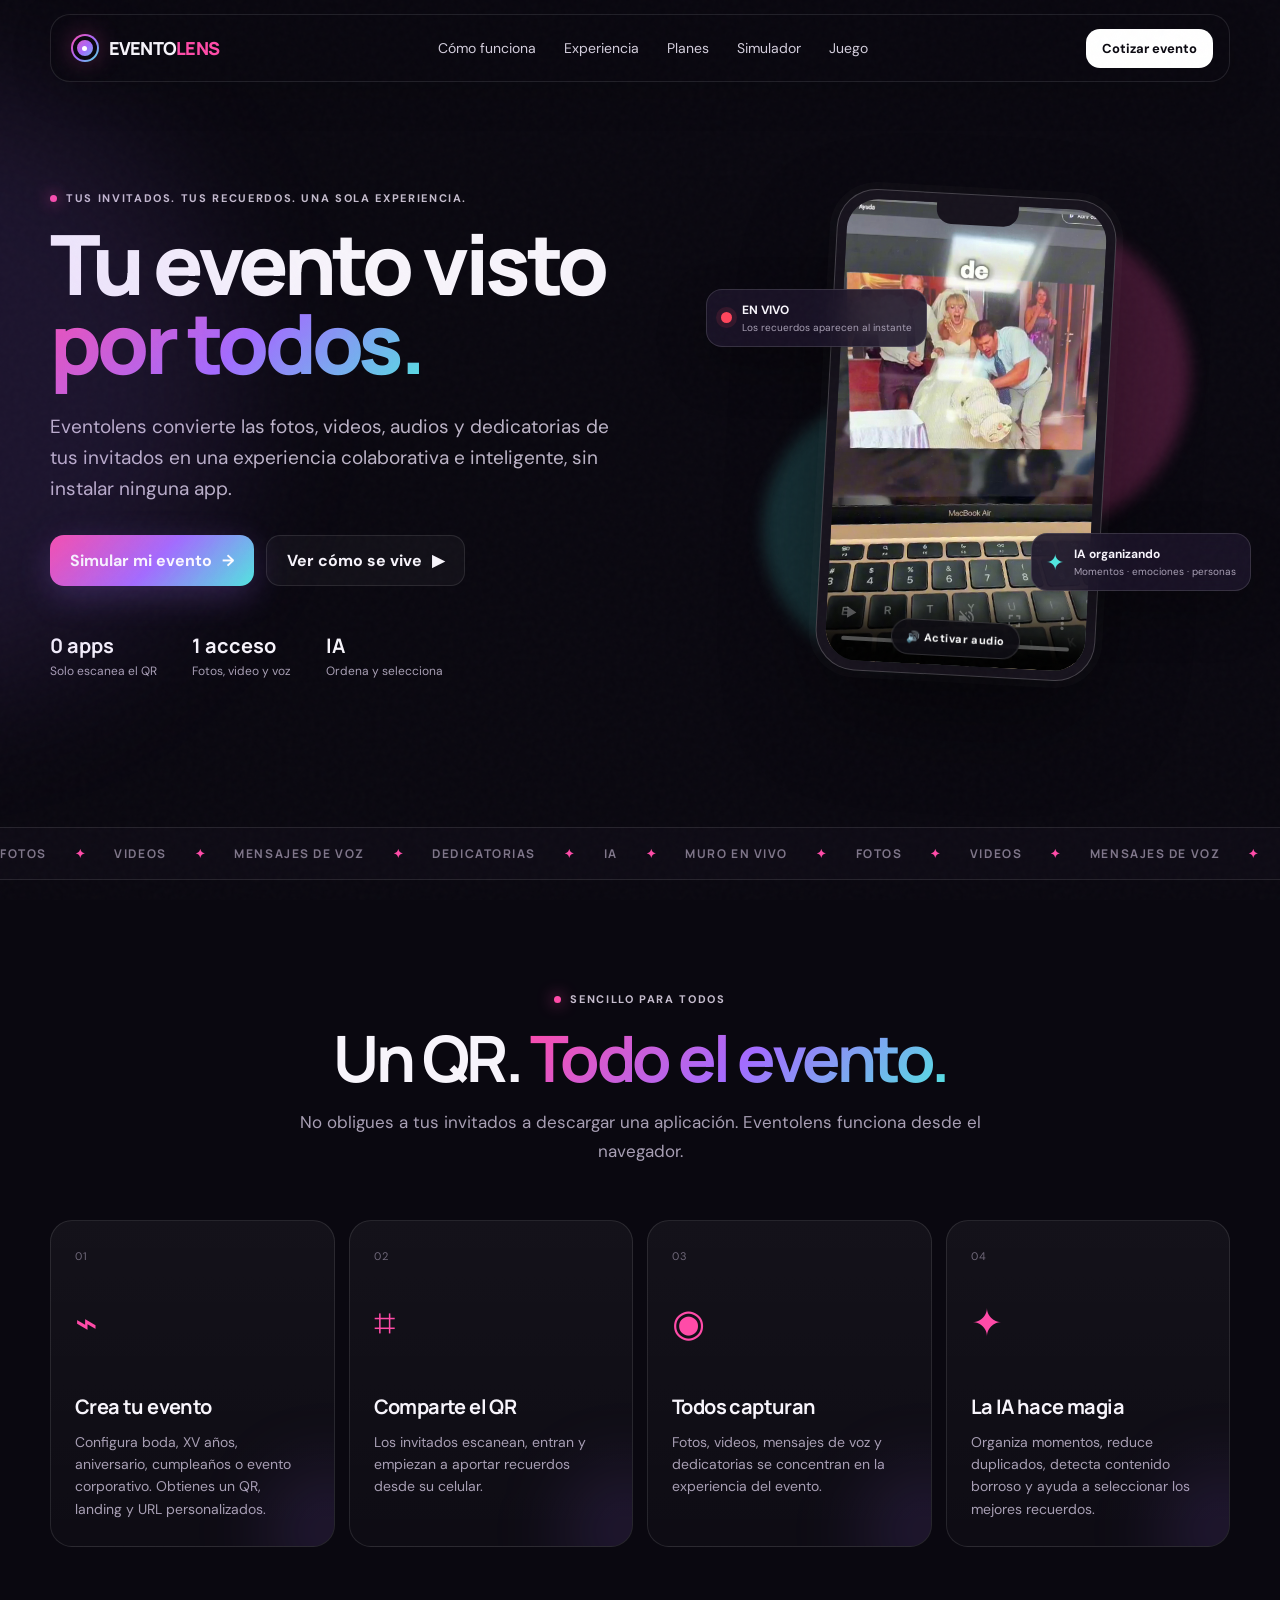
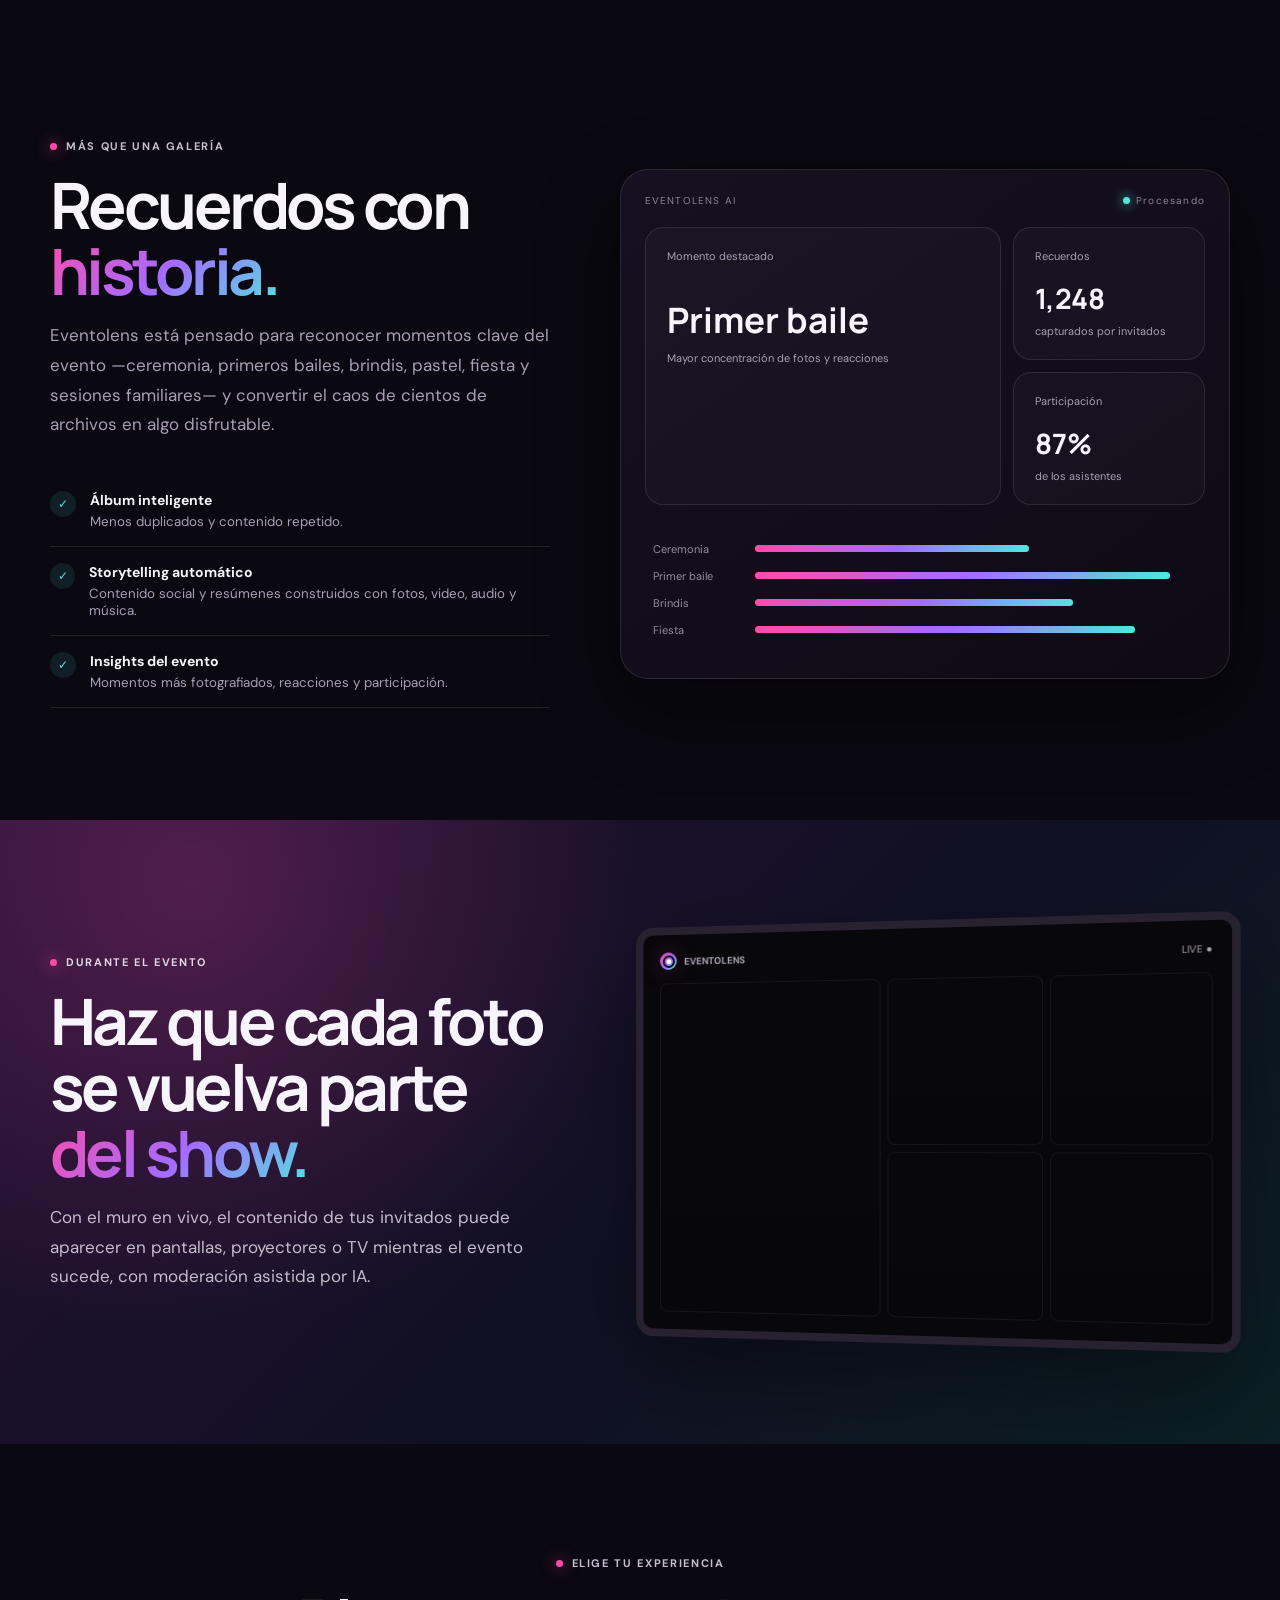
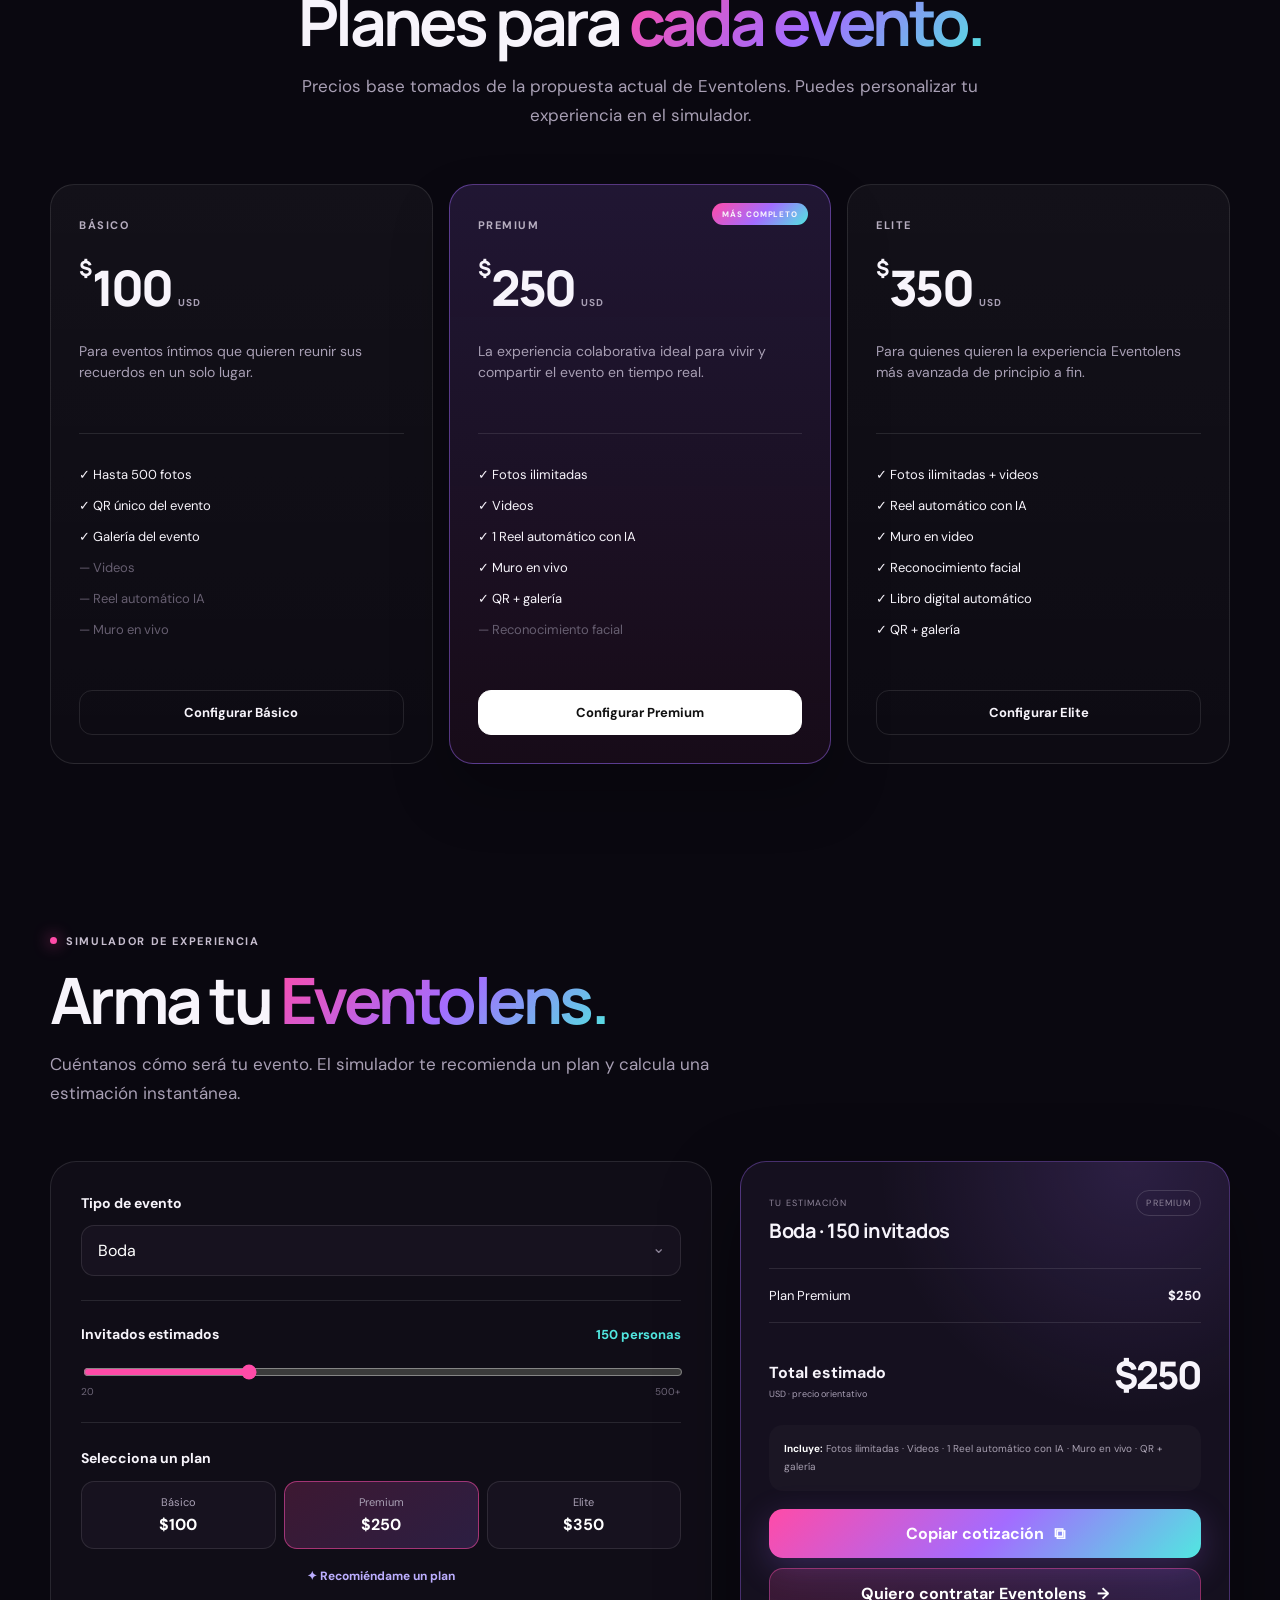
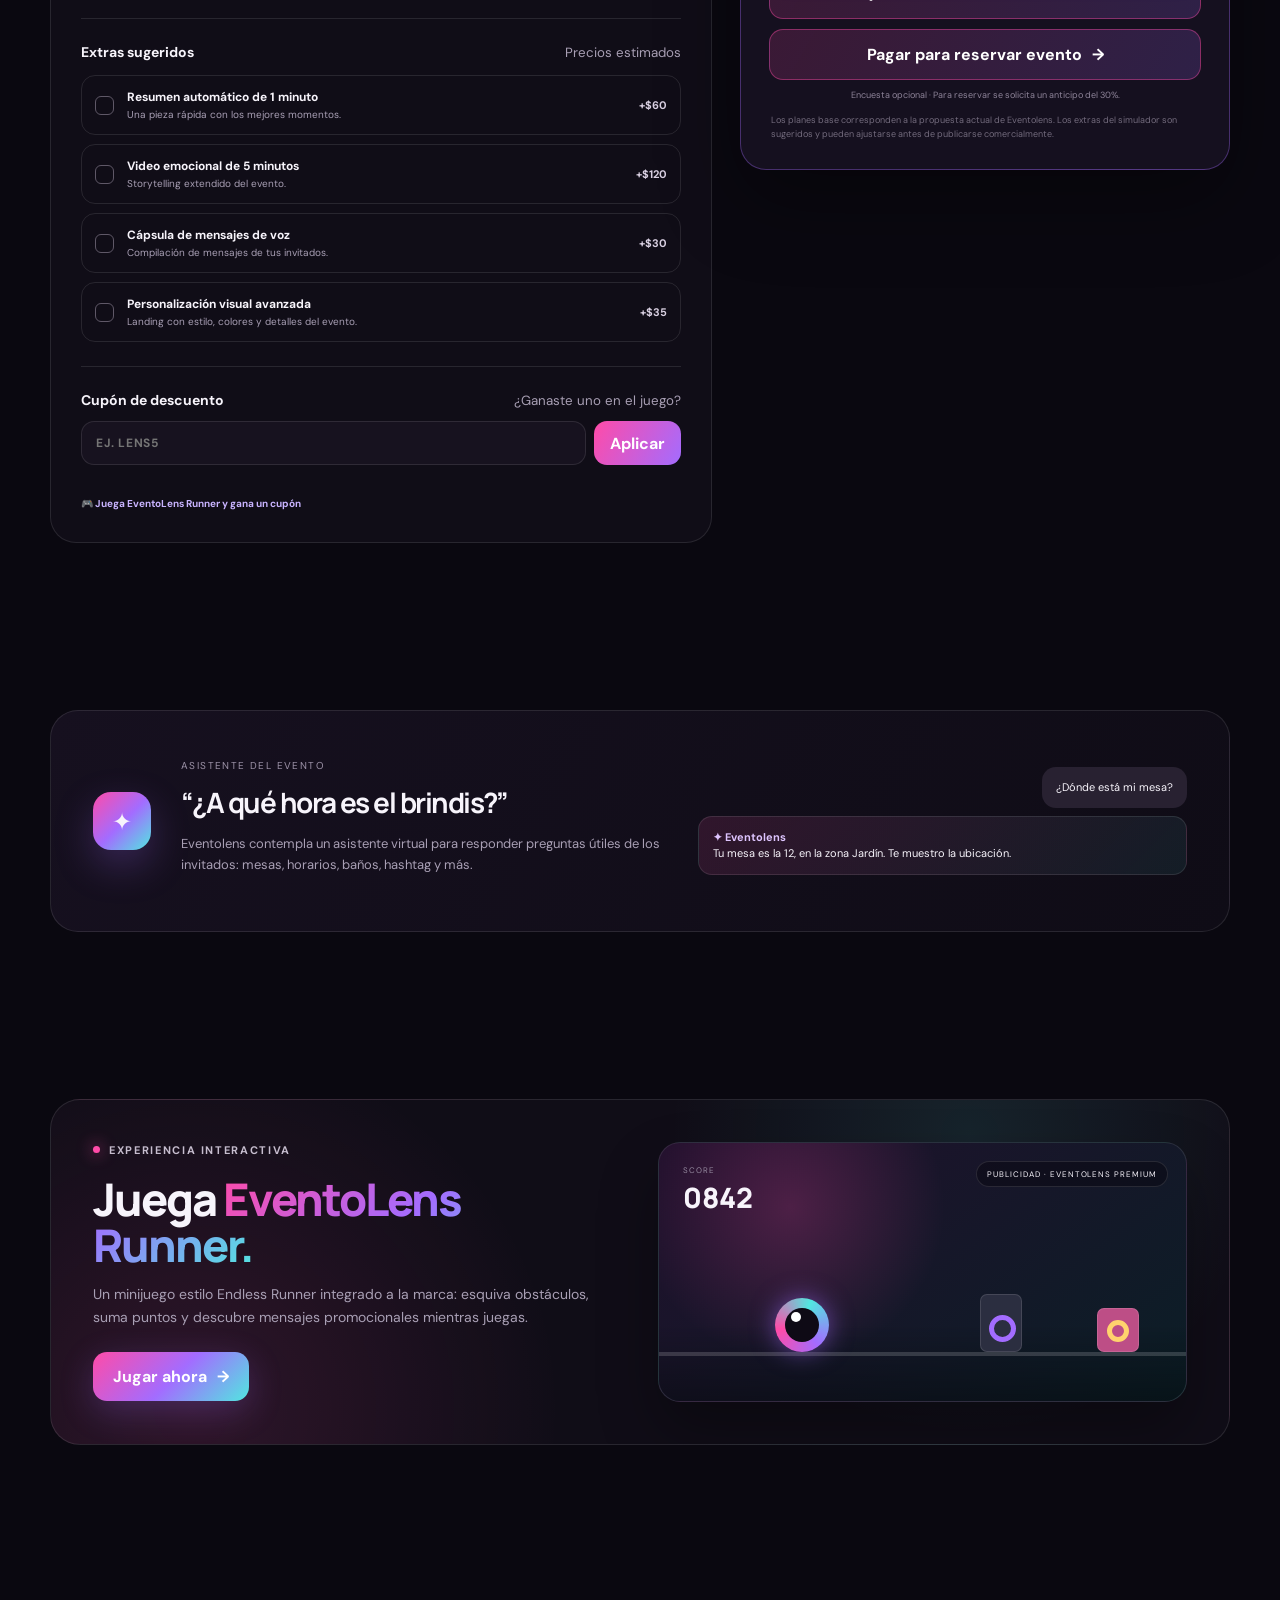
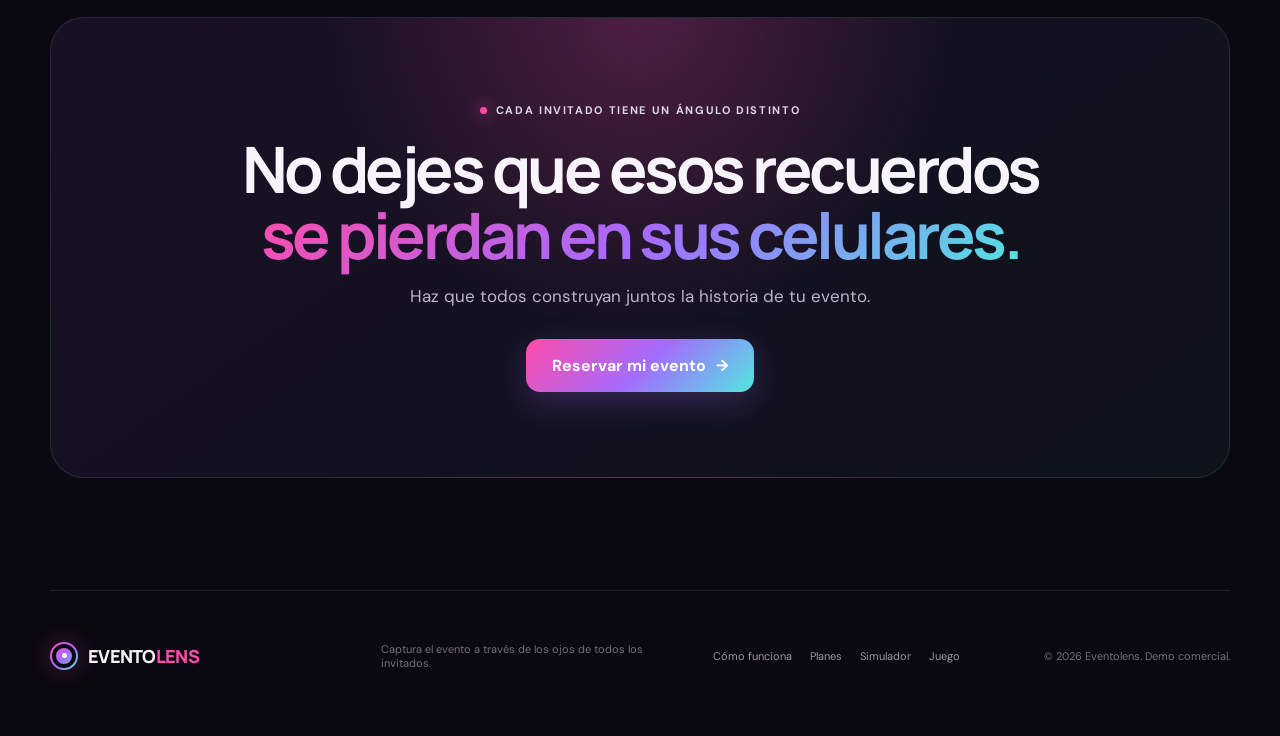
<file: index.html>
<!doctype html>
<html lang="es">
<head>
  <meta charset="utf-8" />
  <meta name="viewport" content="width=device-width, initial-scale=1" />
  <meta name="theme-color" content="#0c0914" />
  <meta name="description" content="Eventolens: captura tu evento a través de los ojos de todos tus invitados. Galería colaborativa, IA, reels, muro en vivo y álbum inteligente." />
  <title>Eventolens | Tu evento desde todos los ángulos</title>
  <link rel="preconnect" href="https://fonts.googleapis.com">
  <link rel="preconnect" href="https://fonts.gstatic.com" crossorigin>
  <link href="https://fonts.googleapis.com/css2?family=DM+Sans:wght@400;500;600;700&family=Manrope:wght@500;600;700;800&display=swap" rel="stylesheet">
  <link rel="stylesheet" href="styles.css" />
</head>
<body>
  <div class="noise" aria-hidden="true"></div>
  <header class="topbar">
    <a class="brand" href="#inicio" aria-label="Eventolens - Inicio">
      <span class="brand-mark" aria-hidden="true"><span></span></span>
      <span>EVENTO<span>LENS</span></span>
    </a>
    <nav class="nav" aria-label="Navegación principal">
      <a href="#como-funciona">Cómo funciona</a>
      <a href="#experiencia">Experiencia</a>
      <a href="#planes">Planes</a>
      <a href="#simulador">Simulador</a>
      <a href="game.html">Juego</a>
    </nav>
    <a class="btn btn-small" href="#simulador">Cotizar evento</a>
    <button class="menu-btn" id="menuBtn" aria-label="Abrir menú" aria-expanded="false">☰</button>
  </header>

  <main>
    <section class="hero section" id="inicio">
      <div class="hero-copy reveal">
        <div class="eyebrow"><span class="dot"></span> Tus invitados. Tus recuerdos. Una sola experiencia.</div>
        <h1>Tu evento visto<br><span>por todos.</span></h1>
        <p class="hero-lead">Eventolens convierte las fotos, videos, audios y dedicatorias de tus invitados en una experiencia colaborativa e inteligente, sin instalar ninguna app.</p>
        <div class="hero-actions">
          <a class="btn btn-primary" href="#simulador">Simular mi evento <span>→</span></a>
          <a class="btn btn-ghost" href="#video">Ver cómo se vive <span>▶</span></a>
        </div>
        <div class="hero-trust">
          <div><strong>0 apps</strong><span>Solo escanea el QR</span></div>
          <div><strong>1 acceso</strong><span>Fotos, video y voz</span></div>
          <div><strong>IA</strong><span>Ordena y selecciona</span></div>
        </div>
      </div>

      <div class="hero-visual reveal" id="video">
        <div class="orb orb-one"></div>
        <div class="orb orb-two"></div>
        <div class="phone-wrap">
          <div class="phone">
            <div class="phone-speaker"></div>
            <video id="promoVideo" controls autoplay muted playsinline loop preload="auto" poster="assets/video-poster.jpg">
              <source src="assets/eventolens-publicidad.mp4" type="video/mp4" />
              Tu navegador no puede reproducir este video.
            </video>
            <button class="sound-hint" id="soundHint" type="button" aria-label="Activar audio del video">🔊 Activar audio</button>
          </div>
          <div class="floating-card card-live"><span class="live-dot"></span><div><b>EN VIVO</b><small>Los recuerdos aparecen al instante</small></div></div>
          <div class="floating-card card-ai"><span class="spark">✦</span><div><b>IA organizando</b><small>Momentos · emociones · personas</small></div></div>
        </div>
      </div>
    </section>

    <section class="marquee" aria-label="Características principales">
      <div class="marquee-track">
        <span>FOTOS</span><i>✦</i><span>VIDEOS</span><i>✦</i><span>MENSAJES DE VOZ</span><i>✦</i><span>DEDICATORIAS</span><i>✦</i><span>IA</span><i>✦</i><span>MURO EN VIVO</span><i>✦</i>
        <span>FOTOS</span><i>✦</i><span>VIDEOS</span><i>✦</i><span>MENSAJES DE VOZ</span><i>✦</i><span>DEDICATORIAS</span><i>✦</i><span>IA</span><i>✦</i><span>MURO EN VIVO</span><i>✦</i>
      </div>
    </section>

    <section class="section how" id="como-funciona">
      <div class="section-heading reveal">
        <div class="eyebrow"><span class="dot"></span> Sencillo para todos</div>
        <h2>Un QR. <span>Todo el evento.</span></h2>
        <p>No obligues a tus invitados a descargar una aplicación. Eventolens funciona desde el navegador.</p>
      </div>
      <div class="steps">
        <article class="step reveal"><div class="step-num">01</div><div class="step-icon">⌁</div><h3>Crea tu evento</h3><p>Configura boda, XV años, aniversario, cumpleaños o evento corporativo. Obtienes un QR, landing y URL personalizados.</p></article>
        <article class="step reveal"><div class="step-num">02</div><div class="step-icon">⌗</div><h3>Comparte el QR</h3><p>Los invitados escanean, entran y empiezan a aportar recuerdos desde su celular.</p></article>
        <article class="step reveal"><div class="step-num">03</div><div class="step-icon">◉</div><h3>Todos capturan</h3><p>Fotos, videos, mensajes de voz y dedicatorias se concentran en la experiencia del evento.</p></article>
        <article class="step reveal"><div class="step-num">04</div><div class="step-icon">✦</div><h3>La IA hace magia</h3><p>Organiza momentos, reduce duplicados, detecta contenido borroso y ayuda a seleccionar los mejores recuerdos.</p></article>
      </div>
    </section>

    <section class="section experience" id="experiencia">
      <div class="experience-grid">
        <div class="experience-copy reveal">
          <div class="eyebrow"><span class="dot"></span> Más que una galería</div>
          <h2>Recuerdos con<br><span>historia.</span></h2>
          <p>Eventolens está pensado para reconocer momentos clave del evento —ceremonia, primeros bailes, brindis, pastel, fiesta y sesiones familiares— y convertir el caos de cientos de archivos en algo disfrutable.</p>
          <ul class="feature-list">
            <li><span>✓</span><div><b>Álbum inteligente</b><small>Menos duplicados y contenido repetido.</small></div></li>
            <li><span>✓</span><div><b>Storytelling automático</b><small>Contenido social y resúmenes construidos con fotos, video, audio y música.</small></div></li>
            <li><span>✓</span><div><b>Insights del evento</b><small>Momentos más fotografiados, reacciones y participación.</small></div></li>
          </ul>
        </div>
        <div class="experience-board reveal">
          <div class="board-top"><span>EVENTOLENS AI</span><span class="status"><i></i> Procesando</span></div>
          <div class="board-main">
            <div class="metric big"><span>Momento destacado</span><strong>Primer baile</strong><small>Mayor concentración de fotos y reacciones</small></div>
            <div class="metric"><span>Recuerdos</span><strong>1,248</strong><small>capturados por invitados</small></div>
            <div class="metric"><span>Participación</span><strong>87%</strong><small>de los asistentes</small></div>
          </div>
          <div class="moment-bars">
            <div><span>Ceremonia</span><i style="--w:62%"></i></div>
            <div><span>Primer baile</span><i style="--w:94%"></i></div>
            <div><span>Brindis</span><i style="--w:72%"></i></div>
            <div><span>Fiesta</span><i style="--w:86%"></i></div>
          </div>
        </div>
      </div>
    </section>

    <section class="section live-wall">
      <div class="live-inner reveal">
        <div>
          <div class="eyebrow light"><span class="dot"></span> Durante el evento</div>
          <h2>Haz que cada foto<br>se vuelva parte <span>del show.</span></h2>
          <p>Con el muro en vivo, el contenido de tus invitados puede aparecer en pantallas, proyectores o TV mientras el evento sucede, con moderación asistida por IA.</p>
        </div>
        <div class="screen-mock">
          <div class="screen-head"><div class="screen-logo"><span class="brand-mark tiny"><span></span></span>EVENTOLENS</div><span>LIVE ●</span></div>
          <div class="screen-grid">
            <div class="ph ph1" role="img" aria-label="Boda: brindis de novios e invitados" style="background-image:url('https://images.unsplash.com/photo-1761499101934-4c79d09b14e9?auto=format&fit=crop&fm=jpg&ixid=M3wxMjA3fDB8MHxwaG90by1wYWdlfHx8fGVufDB8fHx8fA%3D%3D&ixlib=rb-4.1.0&q=60&w=3000')"></div>
            <div class="ph ph2" role="img" aria-label="Quince años: festejo con vestido de gala" style="background-image:url('https://images.unsplash.com/photo-1767591311431-5bfb8cc48bdf?auto=format&fit=crop&fm=jpg&ixid=M3wxMjA3fDB8MHxwaG90by1wYWdlfHx8fGVufDB8fHx8fA%3D%3D&ixlib=rb-4.1.0&q=60&w=3000')"></div>
            <div class="ph ph3" role="img" aria-label="Fiesta: amigos bailando" style="background-image:url('https://images.unsplash.com/photo-1775037231648-51b6f25f84df?auto=format&fit=crop&fm=jpg&ixid=M3wxMjA3fDB8MHxwaG90by1wYWdlfHx8fGVufDB8fHx8fA%3D%3D&ixlib=rb-4.1.0&q=60&w=3000')"></div>
            <div class="ph ph4" role="img" aria-label="Cumpleaños: celebración con globos" style="background-image:url('https://images.unsplash.com/photo-1776162241196-baecafaeb305?auto=format&fit=crop&fm=jpg&ixid=M3wxMjA3fDB8MHxwaG90by1wYWdlfHx8fGVufDB8fHx8fA%3D%3D&ixlib=rb-4.1.0&q=60&w=3000')"></div>
            <div class="ph ph5" role="img" aria-label="Boda: invitados en la pista de baile" style="background-image:url('https://images.unsplash.com/photo-1739295195205-d4c8f075cbcd?auto=format&fit=crop&fm=jpg&ixid=M3wxMjA3fDB8MHxwaG90by1wYWdlfHx8fGVufDB8fHx8fA%3D%3D&ixlib=rb-4.1.0&q=60&w=3000')"></div>
          </div>
        </div>
      </div>
    </section>

    <section class="section pricing" id="planes">
      <div class="section-heading reveal">
        <div class="eyebrow"><span class="dot"></span> Elige tu experiencia</div>
        <h2>Planes para <span>cada evento.</span></h2>
        <p>Precios base tomados de la propuesta actual de Eventolens. Puedes personalizar tu experiencia en el simulador.</p>
      </div>
      <div class="pricing-grid">
        <article class="price-card reveal" data-plan-jump="basic">
          <div class="plan-top"><span>BÁSICO</span><div class="price"><small>$</small>100 <em>USD</em></div><p>Para eventos íntimos que quieren reunir sus recuerdos en un solo lugar.</p></div>
          <ul><li>✓ Hasta 500 fotos</li><li>✓ QR único del evento</li><li>✓ Galería del evento</li><li class="muted">— Videos</li><li class="muted">— Reel automático IA</li><li class="muted">— Muro en vivo</li></ul>
          <a class="plan-button" href="#simulador">Configurar Básico</a>
        </article>
        <article class="price-card featured reveal" data-plan-jump="premium">
          <div class="popular">MÁS COMPLETO</div>
          <div class="plan-top"><span>PREMIUM</span><div class="price"><small>$</small>250 <em>USD</em></div><p>La experiencia colaborativa ideal para vivir y compartir el evento en tiempo real.</p></div>
          <ul><li>✓ Fotos ilimitadas</li><li>✓ Videos</li><li>✓ 1 Reel automático con IA</li><li>✓ Muro en vivo</li><li>✓ QR + galería</li><li class="muted">— Reconocimiento facial</li></ul>
          <a class="plan-button bright" href="#simulador">Configurar Premium</a>
        </article>
        <article class="price-card reveal" data-plan-jump="elite">
          <div class="plan-top"><span>ELITE</span><div class="price"><small>$</small>350 <em>USD</em></div><p>Para quienes quieren la experiencia Eventolens más avanzada de principio a fin.</p></div>
          <ul><li>✓ Fotos ilimitadas + videos</li><li>✓ Reel automático con IA</li><li>✓ Muro en video</li><li>✓ Reconocimiento facial</li><li>✓ Libro digital automático</li><li>✓ QR + galería</li></ul>
          <a class="plan-button" href="#simulador">Configurar Elite</a>
        </article>
      </div>
    </section>

    <section class="section simulator" id="simulador">
      <div class="section-heading left reveal">
        <div class="eyebrow"><span class="dot"></span> Simulador de experiencia</div>
        <h2>Arma tu <span>Eventolens.</span></h2>
        <p>Cuéntanos cómo será tu evento. El simulador te recomienda un plan y calcula una estimación instantánea.</p>
      </div>

      <div class="sim-grid reveal">
        <div class="sim-controls">
          <div class="control-block">
            <label for="eventType">Tipo de evento</label>
            <div class="select-wrap"><select id="eventType"><option>Boda</option><option>XV años</option><option>Aniversario</option><option>Cumpleaños</option><option>Evento corporativo</option><option>Otro evento</option></select></div>
          </div>

          <div class="control-block">
            <div class="label-row"><label for="guests">Invitados estimados</label><strong><span id="guestValue">150</span> personas</strong></div>
            <input type="range" id="guests" min="20" max="500" step="10" value="150" />
            <div class="range-labels"><span>20</span><span>500+</span></div>
          </div>

          <div class="control-block">
            <label>Selecciona un plan</label>
            <div class="plan-switcher">
              <button class="plan-option" data-plan="basic"><span>Básico</span><b>$100</b></button>
              <button class="plan-option active" data-plan="premium"><span>Premium</span><b>$250</b></button>
              <button class="plan-option" data-plan="elite"><span>Elite</span><b>$350</b></button>
            </div>
            <button id="recommendBtn" class="recommend-btn">✦ Recomiéndame un plan</button>
            <div id="recommendation" class="recommendation" aria-live="polite"></div>
          </div>

          <div class="control-block">
            <div class="label-row"><label>Extras sugeridos</label><small>Precios estimados</small></div>
            <div class="extras">
              <label class="extra"><input type="checkbox" data-extra="highlight" data-price="60"><span class="check"></span><div><b>Resumen automático de 1 minuto</b><small>Una pieza rápida con los mejores momentos.</small></div><strong>+$60</strong></label>
              <label class="extra"><input type="checkbox" data-extra="emotional" data-price="120"><span class="check"></span><div><b>Video emocional de 5 minutos</b><small>Storytelling extendido del evento.</small></div><strong>+$120</strong></label>
              <label class="extra"><input type="checkbox" data-extra="voices" data-price="30"><span class="check"></span><div><b>Cápsula de mensajes de voz</b><small>Compilación de mensajes de tus invitados.</small></div><strong>+$30</strong></label>
              <label class="extra"><input type="checkbox" data-extra="branding" data-price="35"><span class="check"></span><div><b>Personalización visual avanzada</b><small>Landing con estilo, colores y detalles del evento.</small></div><strong>+$35</strong></label>
            </div>
          </div>

          <div class="control-block coupon-control">
            <div class="label-row"><label for="couponInput">Cupón de descuento</label><small>¿Ganaste uno en el juego?</small></div>
            <div class="coupon-input-row">
              <input id="couponInput" type="text" inputmode="text" autocomplete="off" placeholder="Ej. LENS5" maxlength="12" />
              <button id="applyCoupon" type="button">Aplicar</button>
            </div>
            <div id="couponStatus" class="coupon-status" aria-live="polite"></div>
            <a class="play-coupon-link" href="game.html">🎮 Juega EventoLens Runner y gana un cupón</a>
          </div>
        </div>

        <aside class="quote-card">
          <div class="quote-head"><div><span>TU ESTIMACIÓN</span><h3 id="quoteEvent">Boda · 150 invitados</h3></div><span class="quote-badge" id="quotePlanBadge">PREMIUM</span></div>
          <div class="quote-line"><span>Plan <span id="quotePlan">Premium</span></span><strong id="basePrice">$250</strong></div>
          <div id="extrasSummary"></div>
          <div id="discountLine" class="discount-line hidden"><span>Descuento <b id="discountCode">LENS5</b></span><strong id="discountAmount">−$0</strong></div>
          <div class="quote-total"><div><span>Total estimado</span><small>USD · precio orientativo</small></div><strong id="totalPrice">$250</strong></div>
          <div class="included" id="includedFeatures"></div>
          <button class="btn btn-primary quote-copy" id="copyQuote">Copiar cotización <span>⧉</span></button>
          <button class="btn reserve-btn" id="reserveEvent" type="button">Quiero contratar Eventolens <span>→</span></button>
          <button class="btn reserve-btn" id="payReserveEvent" type="button">Pagar para reservar evento <span>→</span></button>
          <p class="reserve-note">Encuesta opcional · Para reservar se solicita un anticipo del 30%.</p>
          <p class="fineprint">Los planes base corresponden a la propuesta actual de Eventolens. Los extras del simulador son sugeridos y pueden ajustarse antes de publicarse comercialmente.</p>
        </aside>
      </div>
    </section>

    <section class="section assistant-section">
      <div class="assistant-card reveal">
        <div class="assistant-icon">✦</div>
        <div><span>ASISTENTE DEL EVENTO</span><h2>“¿A qué hora es el brindis?”</h2><p>Eventolens contempla un asistente virtual para responder preguntas útiles de los invitados: mesas, horarios, baños, hashtag y más.</p></div>
        <div class="chat-preview">
          <div class="bubble user-bubble">¿Dónde está mi mesa?</div>
          <div class="bubble bot-bubble"><b>✦ Eventolens</b><br>Tu mesa es la 12, en la zona Jardín. Te muestro la ubicación.</div>
        </div>
      </div>
    </section>


    <section class="section game-promo" id="juego">
      <div class="game-promo-card reveal">
        <div class="game-promo-copy">
          <div class="eyebrow"><span class="dot"></span> EXPERIENCIA INTERACTIVA</div>
          <h2>Juega <span>EventoLens Runner.</span></h2>
          <p>Un minijuego estilo Endless Runner integrado a la marca: esquiva obstáculos, suma puntos y descubre mensajes promocionales mientras juegas.</p>
          <a class="btn btn-primary" href="game.html">Jugar ahora <span>→</span></a>
        </div>
        <div class="game-promo-visual" aria-hidden="true">
          <div class="runner-track"><div class="runner-logo"><i></i></div><div class="runner-obstacle"></div><div class="runner-obstacle second"></div></div>
          <div class="runner-score"><span>SCORE</span><b>0842</b></div>
          <div class="runner-ad">PUBLICIDAD · EVENTOLENS PREMIUM</div>
        </div>
      </div>
    </section>

    <section class="section final-cta">
      <div class="cta-box reveal">
        <div class="eyebrow light"><span class="dot"></span> Cada invitado tiene un ángulo distinto</div>
        <h2>No dejes que esos recuerdos<br><span>se pierdan en sus celulares.</span></h2>
        <p>Haz que todos construyan juntos la historia de tu evento.</p>
        <button class="btn btn-primary big-btn fake-door-trigger" type="button">Reservar mi evento <span>→</span></button>
      </div>
    </section>
  </main>

  <footer>
    <a class="brand" href="#inicio"><span class="brand-mark" aria-hidden="true"><span></span></span><span>EVENTO<span>LENS</span></span></a>
    <p>Captura el evento a través de los ojos de todos los invitados.</p>
    <div class="footer-links"><a href="#como-funciona">Cómo funciona</a><a href="#planes">Planes</a><a href="#simulador">Simulador</a><a href="game.html">Juego</a></div>
    <small>© <span id="year"></span> Eventolens. Demo comercial.</small>
  </footer>

  <div class="fake-door-modal" id="fakeDoorModal" aria-hidden="true">
    <div class="fake-door-backdrop" data-close-fake-door></div>
    <section class="fake-door-dialog" role="dialog" aria-modal="true" aria-labelledby="fakeDoorTitle">
      <button class="modal-close" type="button" aria-label="Cerrar" data-close-fake-door>×</button>

      <div class="fake-door-intro" id="fakeDoorIntro">
        <div class="launch-pill">LANZAMIENTO LIMITADO</div>
        <div class="modal-brand"><span class="brand-mark" aria-hidden="true"><span></span></span><span>EVENTO<span>LENS</span></span></div>
        <h2 id="fakeDoorTitle">¡Gracias por querer reservar Eventolens!</h2>
        <p>Estamos validando nuestra próxima etapa comercial y todavía no habilitamos el pago en línea. Tu interés nos ayuda a saber qué experiencias lanzar primero.</p>
        <div class="launch-offer"><strong>20% DE DESCUENTO</strong><span>para quienes participen en esta prueba comercial.</span></div>
        <button class="btn btn-primary modal-primary" id="startSurvey" type="button">Responder y obtener mi 20% <span>→</span></button>
        <small>Te tomará menos de 1 minuto. No se realizará ningún cobro.</small>
      </div>

      <form class="experiment-form hidden" id="experimentForm">
        <div class="survey-progress"><span>PREFERENCIAS DE TU EVENTO</span><b>Encuesta breve</b></div>
        <div class="survey-summary" id="surveySummary"></div>

        <div class="form-grid two-cols">
          <label class="field"><span>Nombre <em>opcional</em></span><input type="text" name="name" autocomplete="name" placeholder="Tu nombre"></label>
          <label class="field"><span>Fecha aproximada del evento</span><input type="date" name="event_date"></label>
        </div>

        <fieldset class="field-group">
          <legend>Después de ver Eventolens, ¿qué tan probable sería que lo contrataras?</legend>
          <div class="choice-grid five">
            <label><input type="radio" name="purchase_intent" value="1 - Nada probable" required><span>1<small>Nada</small></span></label>
            <label><input type="radio" name="purchase_intent" value="2 - Poco probable"><span>2<small>Poco</small></span></label>
            <label><input type="radio" name="purchase_intent" value="3 - Tal vez"><span>3<small>Tal vez</small></span></label>
            <label><input type="radio" name="purchase_intent" value="4 - Probable"><span>4<small>Sí</small></span></label>
            <label><input type="radio" name="purchase_intent" value="5 - Muy probable"><span>5<small>Mucho</small></span></label>
          </div>
        </fieldset>

        <label class="field"><span>¿Qué función te interesa más?</span>
          <select name="favorite_feature" required>
            <option value="" selected disabled>Selecciona una opción</option>
            <option>Galería colaborativa por QR</option>
            <option>Fotos y videos de todos los invitados</option>
            <option>Reel automático con IA</option>
            <option>Muro en vivo durante el evento</option>
            <option>Reconocimiento facial</option>
            <option>Libro digital automático</option>
          </select>
        </label>

        <label class="field"><span>¿Qué rango considerarías razonable pagar por una experiencia como Eventolens?</span>
          <select name="expected_budget" required>
            <option value="" selected disabled>Selecciona un rango</option>
            <option>Menos de $100 USD</option>
            <option>$100 – $199 USD</option>
            <option>$200 – $299 USD</option>
            <option>$300 – $399 USD</option>
            <option>$400 USD o más</option>
          </select>
        </label>

        <label class="field"><span>¿Qué podría impedir que lo contrataras? <em>opcional</em></span><textarea name="objection" rows="3" placeholder="Precio, dudas, funciones, no tengo evento próximo, etc."></textarea></label>

        <div class="form-grid two-cols">
          <label class="field"><span>Correo <em>opcional</em></span><input type="email" name="email" autocomplete="email" placeholder="correo@ejemplo.com"></label>
          <label class="field"><span>WhatsApp <em>opcional</em></span><input type="tel" name="whatsapp" autocomplete="tel" placeholder="+52 998..."></label>
        </div>

        <label class="consent-line"><input type="checkbox" name="contact_permission" value="Sí"><span>Acepto que Eventolens me contacte sobre el lanzamiento y promociones. <b>Opcional.</b></span></label>

        <input type="hidden" name="event_type" id="formEventType">
        <input type="hidden" name="guests" id="formGuests">
        <input type="hidden" name="plan" id="formPlan">
        <input type="hidden" name="estimated_total" id="formTotal">
        <input type="hidden" name="coupon_before_survey" id="formCoupon">
        <input type="hidden" name="source" value="Landing Page Eventolens - Fake Door">

        <button class="btn btn-primary modal-primary" type="submit" id="submitSurvey">Enviar respuestas y obtener mi 20% <span>→</span></button>
        <p class="form-privacy">Tus respuestas se utilizarán únicamente para evaluar el interés comercial en Eventolens.</p>
      </form>

      <div class="survey-success hidden" id="surveySuccess">
        <div class="success-icon">✓</div>
        <div class="eyebrow"><span class="dot"></span> RESPUESTA REGISTRADA</div>
        <h2>Tu descuento de lanzamiento está listo.</h2>
        <p>Gracias por ayudarnos a validar Eventolens. Tu cupón para esta prueba es:</p>
        <button class="launch-code" id="launchCode" type="button" title="Copiar cupón">LANZA20</button>
        <span class="success-help">20% de descuento · toca el código para copiarlo</span>
        <button class="btn btn-primary modal-primary" id="applyLaunchCoupon" type="button">Ver mi precio con 20% <span>→</span></button>
      </div>
    </section>
  </div>

  <div class="admin-status" id="adminStatus" hidden></div>

  <div class="toast" id="toast" role="status">Cotización copiada ✓</div>
  <script src="experiment-config.js"></script>
  <script src="script.js"></script>
</body>
</html>
</file>
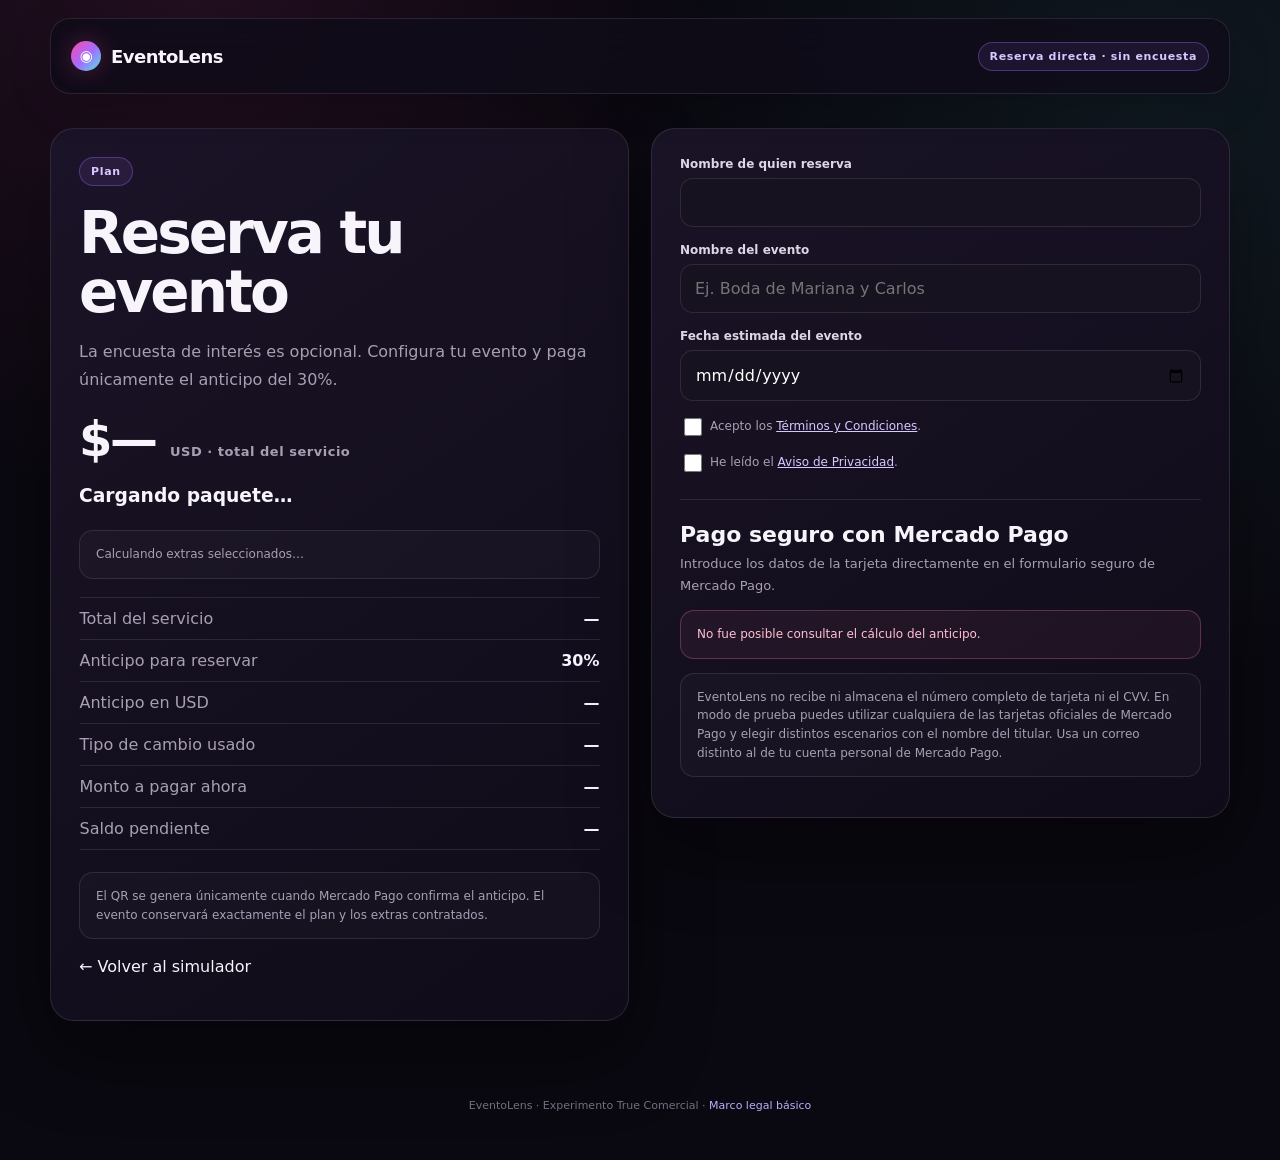
<file: checkout.html>
<!doctype html>
<html lang="es">
<head>
  <meta charset="utf-8">
  <meta name="viewport" content="width=device-width,initial-scale=1">
  <title>Reservar evento | EventoLens</title>
  <meta name="description" content="Reserva directa de EventoLens">
  <link rel="stylesheet" href="payment.css?v=3">
</head>
<body>
<div class="shell">
  <header class="topbar">
    <a class="brand" href="index.html"><span class="brand-mark">◉</span><span>EventoLens</span></a>
    <span class="pill">Reserva directa · sin encuesta</span>
  </header>

  <main class="grid">
    <section class="card">
      <span class="plan-badge" id="planBadge">Plan</span>
      <h1>Reserva tu evento</h1>
      <p class="lead">La encuesta de interés es opcional. Configura tu evento y paga únicamente el anticipo del 30%.</p>
      <div class="price"><span id="serviceTotal">$—</span> <small>USD · total del servicio</small></div>
      <h3 id="planName">Cargando paquete…</h3>
      <ul class="features" id="planFeatures"></ul>
      <div id="selectedExtras" class="note">Calculando extras seleccionados…</div>

      <div class="receipt" style="margin-top:18px">
        <div class="receipt-row"><span>Total del servicio</span><strong id="quoteTotalUsd">—</strong></div>
        <div class="receipt-row"><span>Anticipo para reservar</span><strong>30%</strong></div>
        <div class="receipt-row"><span>Anticipo en USD</span><strong id="depositUsd">—</strong></div>
        <div class="receipt-row"><span>Tipo de cambio usado</span><strong id="fxRate">—</strong></div>
        <div class="receipt-row"><span>Monto a pagar ahora</span><strong id="depositMxn">—</strong></div>
        <div class="receipt-row"><span>Saldo pendiente</span><strong id="balanceUsd">—</strong></div>
      </div>

      <div class="note">El QR se genera únicamente cuando Mercado Pago confirma el anticipo. El evento conservará exactamente el plan y los extras contratados.</div>
      <p style="margin-top:18px"><a href="index.html#simulador">← Volver al simulador</a></p>
    </section>

    <section class="card">
      <form id="reservationForm">
        <input type="hidden" id="planInput" value="">
        <input type="hidden" id="extrasInput" value="">
        <input type="hidden" id="couponInputCheckout" value="">
        <input type="hidden" id="eventTypeInput" value="">
        <input type="hidden" id="guestsInput" value="">

        <div class="field">
          <label for="customerName">Nombre de quien reserva</label>
          <input id="customerName" maxlength="80" required autocomplete="name">
        </div>

        <div class="field">
          <label for="eventName">Nombre del evento</label>
          <input id="eventName" maxlength="100" required placeholder="Ej. Boda de Mariana y Carlos">
        </div>

        <div class="field">
          <label for="eventDate">Fecha estimada del evento</label>
          <input id="eventDate" type="date">
        </div>

        <label class="check">
          <input id="termsAccepted" type="checkbox" required>
          <span>Acepto los <a href="legal.html#terminos" target="_blank">Términos y Condiciones</a>.</span>
        </label>

        <label class="check">
          <input id="privacyAccepted" type="checkbox" required>
          <span>He leído el <a href="legal.html#privacidad" target="_blank">Aviso de Privacidad</a>.</span>
        </label>
      </form>

      <div class="payment-section">
        <h2>Pago seguro con Mercado Pago</h2>
        <p class="lead small-lead">Introduce los datos de la tarjeta directamente en el formulario seguro de Mercado Pago.</p>
        <div id="brickStatus" class="note">Cargando formulario seguro…</div>
        <div class="brick-wrap">
          <div id="cardPaymentBrick_container"></div>
        </div>
        <p class="note payment-note">
          EventoLens no recibe ni almacena el número completo de tarjeta ni el CVV.
          En modo de prueba puedes utilizar cualquiera de las tarjetas oficiales de Mercado Pago y elegir distintos escenarios con el nombre del titular. Usa un correo distinto al de tu cuenta personal de Mercado Pago.
        </p>
      </div>
    </section>
  </main>

  <footer>EventoLens · Experimento True Comercial · <a href="legal.html">Marco legal básico</a></footer>
</div>

<script src="https://sdk.mercadopago.com/js/v2"></script>
<script src="payment-config.js?v=3"></script>
<script src="checkout.js?v=3"></script>
</body>
</html>
</file>
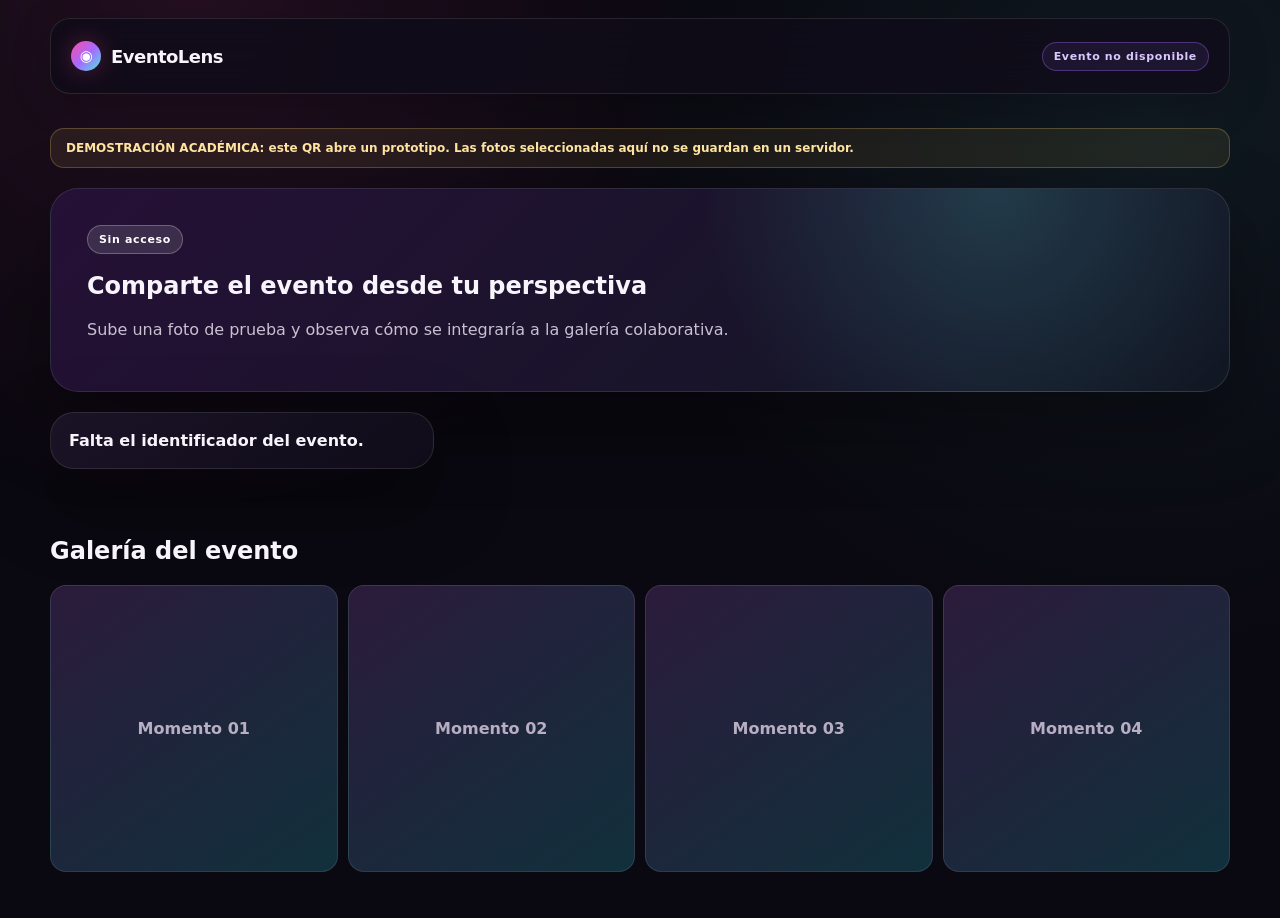
<file: demo-event.html>
<!doctype html><html lang="es"><head><meta charset="utf-8"><meta name="viewport" content="width=device-width,initial-scale=1"><title>Evento demo | EventoLens</title><link rel="stylesheet" href="payment.css?v=2"></head><body><div class="shell"><header class="topbar"><a class="brand" href="index.html"><span class="brand-mark">◉</span><span>EventoLens</span></a><span class="pill" id="eventCode">Evento demo</span></header><div class="demo-banner">DEMOSTRACIÓN ACADÉMICA: este QR abre un prototipo. Las fotos seleccionadas aquí no se guardan en un servidor.</div><section class="event-hero"><span class="pill" style="background:rgba(255,255,255,.12);border-color:rgba(255,255,255,.25);color:white" id="planPill">Plan</span><h1 style="margin-top:18px">Comparte el evento desde tu perspectiva</h1><p>Sube una foto de prueba y observa cómo se integraría a la galería colaborativa.</p></section><section class="feature-grid" id="featureGrid"></section><section class="upload-box"><h2>Subir fotos de demostración</h2><p class="lead">La previsualización ocurre solo en tu dispositivo.</p><input id="photoInput" type="file" accept="image/*" multiple></section><section style="padding:28px 0"><h2>Galería del evento</h2><div class="gallery" id="gallery"><div class="gallery-card">Momento 01</div><div class="gallery-card">Momento 02</div><div class="gallery-card">Momento 03</div><div class="gallery-card">Momento 04</div></div></section></div><script src="payment-config.js?v=3"></script><script src="demo-event.js?v=3"></script></body></html>
</file>
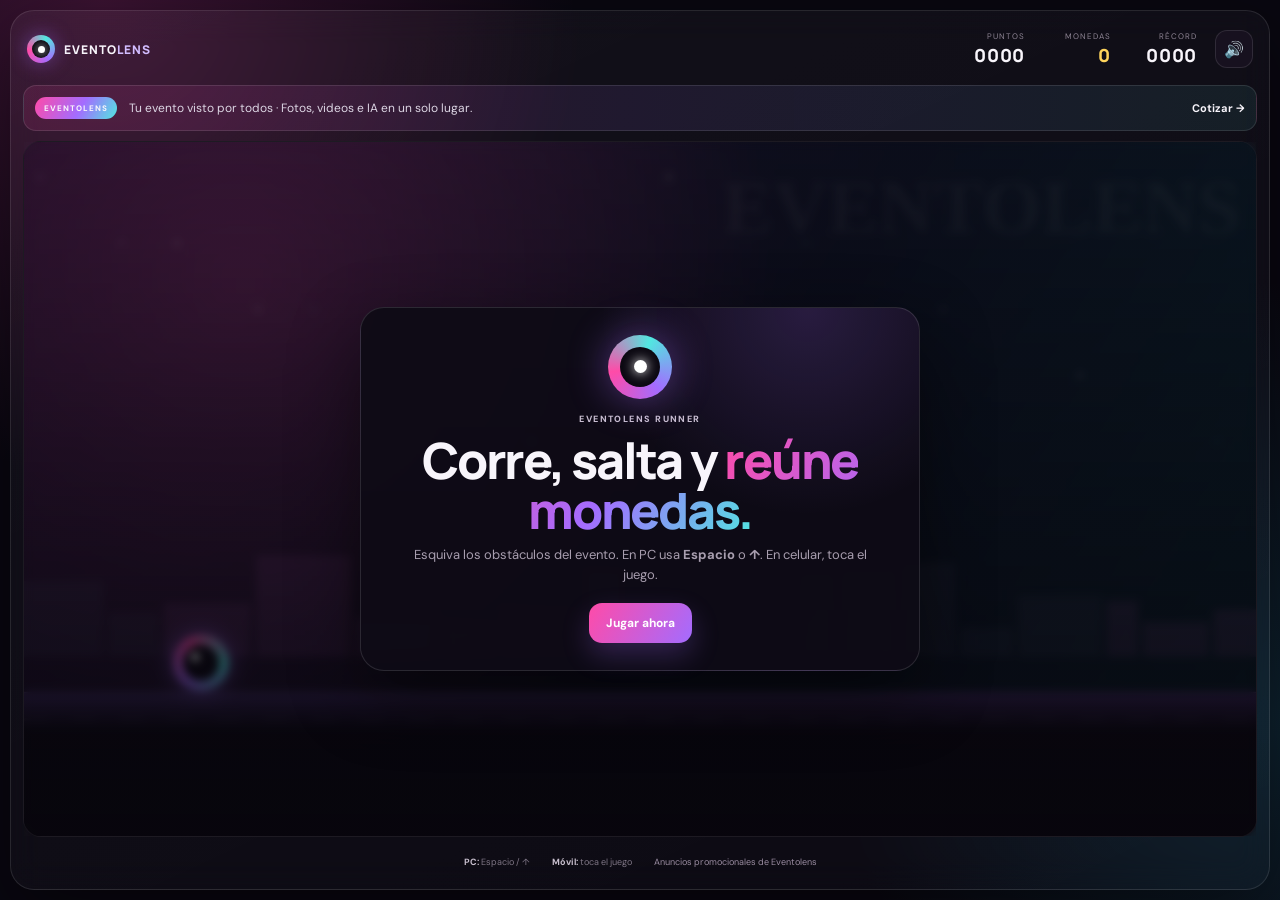
<file: game.html>
<!doctype html>
<html lang="es">
<head>
  <meta charset="utf-8" />
  <meta name="viewport" content="width=device-width, initial-scale=1, viewport-fit=cover" />
  <meta name="theme-color" content="#090710" />
  <meta name="description" content="EventoLens Runner, juego promocional de Eventolens." />
  <title>EventoLens Runner</title>
  <link rel="preconnect" href="https://fonts.googleapis.com">
  <link rel="preconnect" href="https://fonts.gstatic.com" crossorigin>
  <link href="https://fonts.googleapis.com/css2?family=DM+Sans:wght@400;500;600;700&family=Manrope:wght@600;700;800&display=swap" rel="stylesheet">
  <link rel="stylesheet" href="game.css" />
</head>
<body>
  <main class="game-app" aria-label="EventoLens Runner">
    <section class="game-frame">
      <header class="game-topbar">
        <a class="brand" href="index.html" aria-label="Eventolens">
          <span class="brand-mark" aria-hidden="true"><span></span></span>
          <span>EVENTO<span>LENS</span></span>
        </a>

        <div class="game-stats" aria-label="Estadísticas del juego">
          <div><span>PUNTOS</span><strong id="score">0000</strong></div>
          <div><span>MONEDAS</span><strong id="coins">0</strong></div>
          <div class="best-stat"><span>RÉCORD</span><strong id="best">0000</strong></div>
          <button id="soundBtn" class="icon-btn" type="button" aria-label="Activar o desactivar sonido">🔊</button>
        </div>
      </header>

      <aside class="ad-strip" aria-label="Publicidad de Eventolens">
        <span class="ad-pill">EVENTOLENS</span>
        <div class="ad-copy" id="adCopy">Tu evento visto por todos · Fotos, videos e IA en un solo lugar.</div>
        <a href="index.html#simulador">Cotizar →</a>
      </aside>

      <div class="canvas-wrap" id="canvasWrap">
        <canvas id="gameCanvas" aria-label="Área del juego"></canvas>

        <div class="start-overlay" id="startOverlay">
          <div class="start-card">
            <div class="start-logo"><span></span></div>
            <div class="mini-label">EVENTOLENS RUNNER</div>
            <h1>Corre, salta y <span>reúne monedas.</span></h1>
            <p>Esquiva los obstáculos del evento. En PC usa <b>Espacio</b> o <b>↑</b>. En celular, toca el juego.</p>
            <button id="startBtn" class="primary-btn" type="button">Jugar ahora</button>
          </div>
        </div>

        <div class="gameover-overlay hidden" id="gameoverOverlay" role="dialog" aria-modal="true" aria-labelledby="gameoverTitle">
          <div class="gameover-card">
            <div class="gameover-badge">GAME OVER</div>
            <h2 id="gameoverTitle">¡Ganaste un descuento!</h2>
            <p class="gameover-summary">Hiciste <strong id="finalScore">0</strong> puntos y reuniste <strong id="finalCoins">0</strong> monedas.</p>

            <div class="result-grid">
              <div><span>Puntuación</span><b id="finalScoreBox">0</b></div>
              <div><span>Monedas</span><b id="finalCoinsBox">0</b></div>
              <div><span>Mejor marca</span><b id="finalBest">0</b></div>
            </div>

            <div class="coupon-card">
              <div>
                <span>PREMIO EVENTOLENS</span>
                <strong id="couponDiscount">5% DE DESCUENTO</strong>
                <small>Planes desde $100 USD · Fotos, video, IA y muro en vivo. Úsalo en el simulador para ver tu precio aproximado.</small>
              </div>
              <button id="copyCoupon" class="coupon-code" type="button" title="Copiar cupón">
                <b id="couponCode">LENS5</b><span>Copiar</span>
              </button>
            </div>

            <div class="gameover-actions">
              <button id="restartBtn" class="secondary-btn" type="button">↻ Jugar otra vez</button>
              <a id="simulatorLink" class="primary-btn" href="index.html?coupon=LENS5#simulador">Usar cupón y cotizar →</a>
            </div>
            <small class="coupon-note">Cupón promocional de demostración. El simulador mostrará el descuento aplicado a la estimación.</small>
          </div>
        </div>
      </div>

      <footer class="game-help">
        <span><b>PC:</b> Espacio / ↑</span>
        <span><b>Móvil:</b> toca el juego</span>
        <span class="help-ad">Anuncios promocionales de Eventolens</span>
      </footer>
    </section>
  </main>

  <div class="toast" id="gameToast" role="status" aria-live="polite">Cupón copiado</div>
  <script src="game.js"></script>
</body>
</html>
</file>
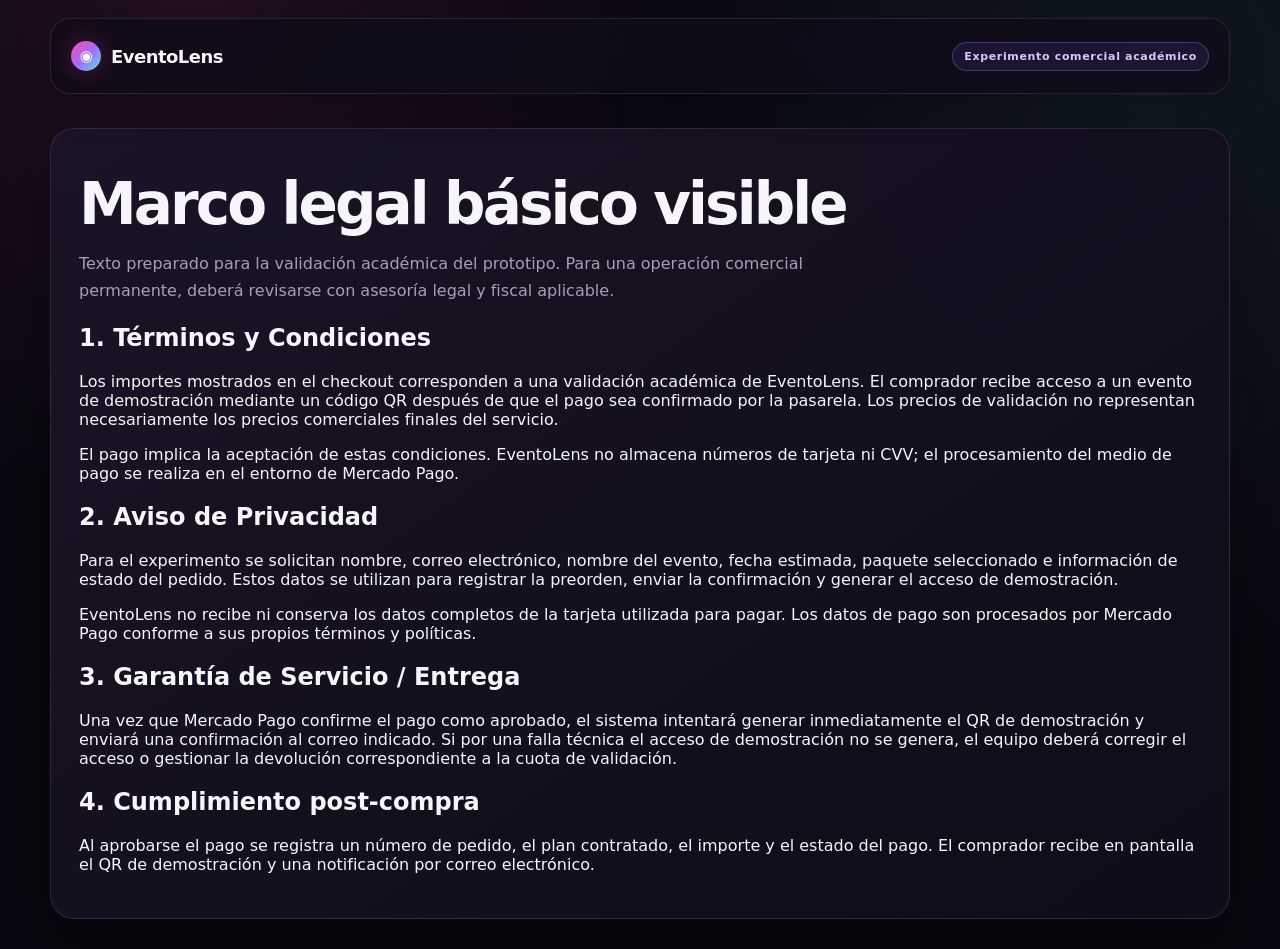
<file: legal.html>
<!doctype html><html lang="es"><head><meta charset="utf-8"><meta name="viewport" content="width=device-width,initial-scale=1"><title>Marco legal básico | EventoLens</title><link rel="stylesheet" href="payment.css?v=2"></head><body><div class="shell"><header class="topbar"><a class="brand" href="index.html"><span class="brand-mark">◉</span><span>EventoLens</span></a><span class="pill">Experimento comercial académico</span></header><main class="card" style="margin-bottom:30px"><h1>Marco legal básico visible</h1><p class="lead">Texto preparado para la validación académica del prototipo. Para una operación comercial permanente, deberá revisarse con asesoría legal y fiscal aplicable.</p><section id="terminos"><h2>1. Términos y Condiciones</h2><p>Los importes mostrados en el checkout corresponden a una validación académica de EventoLens. El comprador recibe acceso a un evento de demostración mediante un código QR después de que el pago sea confirmado por la pasarela. Los precios de validación no representan necesariamente los precios comerciales finales del servicio.</p><p>El pago implica la aceptación de estas condiciones. EventoLens no almacena números de tarjeta ni CVV; el procesamiento del medio de pago se realiza en el entorno de Mercado Pago.</p></section><section id="privacidad"><h2>2. Aviso de Privacidad</h2><p>Para el experimento se solicitan nombre, correo electrónico, nombre del evento, fecha estimada, paquete seleccionado e información de estado del pedido. Estos datos se utilizan para registrar la preorden, enviar la confirmación y generar el acceso de demostración.</p><p>EventoLens no recibe ni conserva los datos completos de la tarjeta utilizada para pagar. Los datos de pago son procesados por Mercado Pago conforme a sus propios términos y políticas.</p></section><section id="garantia"><h2>3. Garantía de Servicio / Entrega</h2><p>Una vez que Mercado Pago confirme el pago como aprobado, el sistema intentará generar inmediatamente el QR de demostración y enviará una confirmación al correo indicado. Si por una falla técnica el acceso de demostración no se genera, el equipo deberá corregir el acceso o gestionar la devolución correspondiente a la cuota de validación.</p></section><section><h2>4. Cumplimiento post-compra</h2><p>Al aprobarse el pago se registra un número de pedido, el plan contratado, el importe y el estado del pago. El comprador recibe en pantalla el QR de demostración y una notificación por correo electrónico.</p></section></main></div></body></html>
</file>
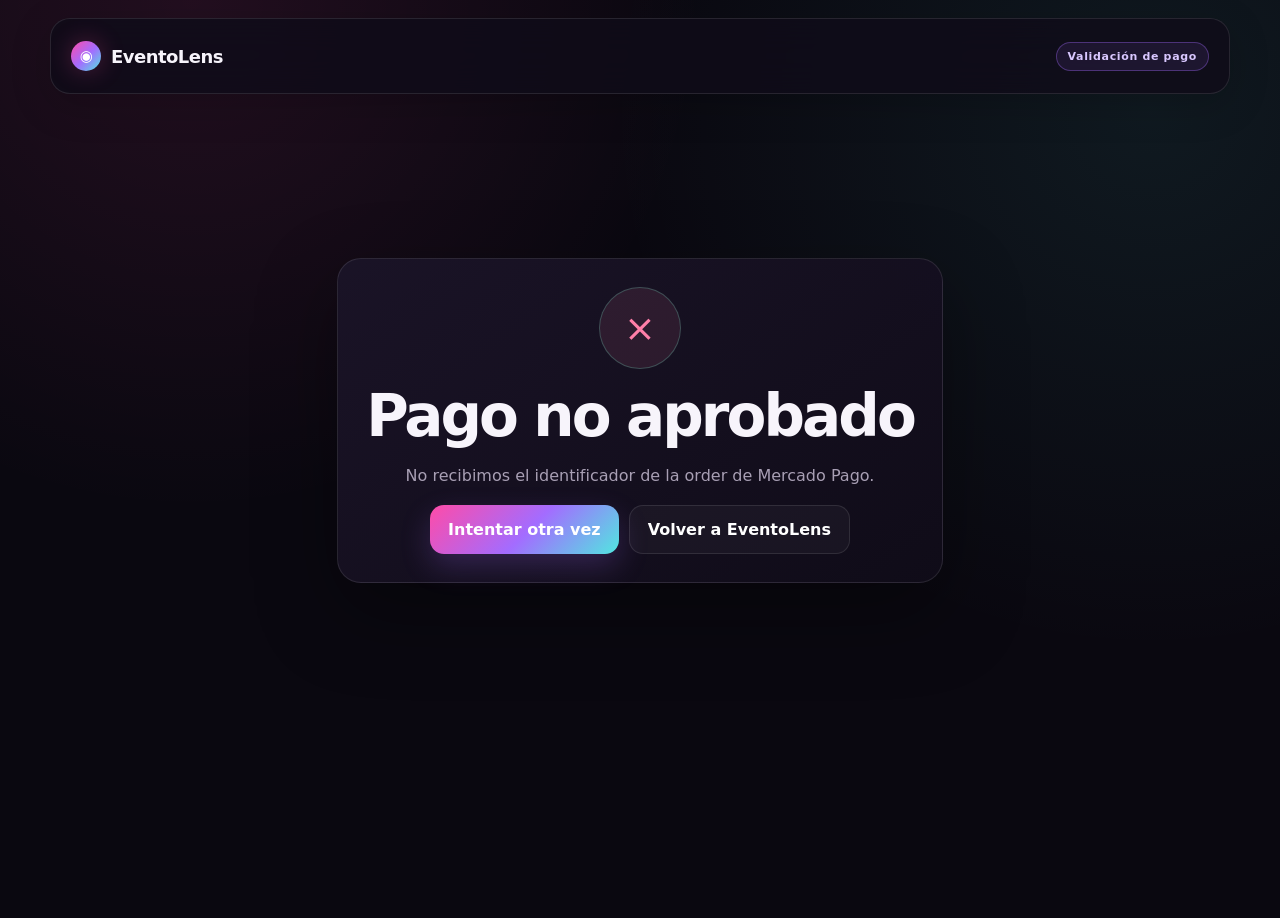
<file: payment-result.html>
<!doctype html><html lang="es"><head><meta charset="utf-8"><meta name="viewport" content="width=device-width,initial-scale=1"><title>Resultado del pago | EventoLens</title><link rel="stylesheet" href="payment.css?v=2"></head><body><div class="shell"><header class="topbar"><a class="brand" href="index.html"><span class="brand-mark">◉</span><span>EventoLens</span></a><span class="pill">Validación de pago</span></header><main class="status-wrap"><section class="card status-card" id="resultCard"><div class="status-icon pending" id="statusIcon">…</div><h1 id="statusTitle">Verificando el pago</h1><p class="lead" id="statusText">Estamos consultando directamente con Mercado Pago. No cierres esta pantalla.</p><div id="verifiedContent"></div></section></main></div><script src="payment-config.js?v=2"></script><script src="payment-result.js?v=2"></script></body></html>
</file>
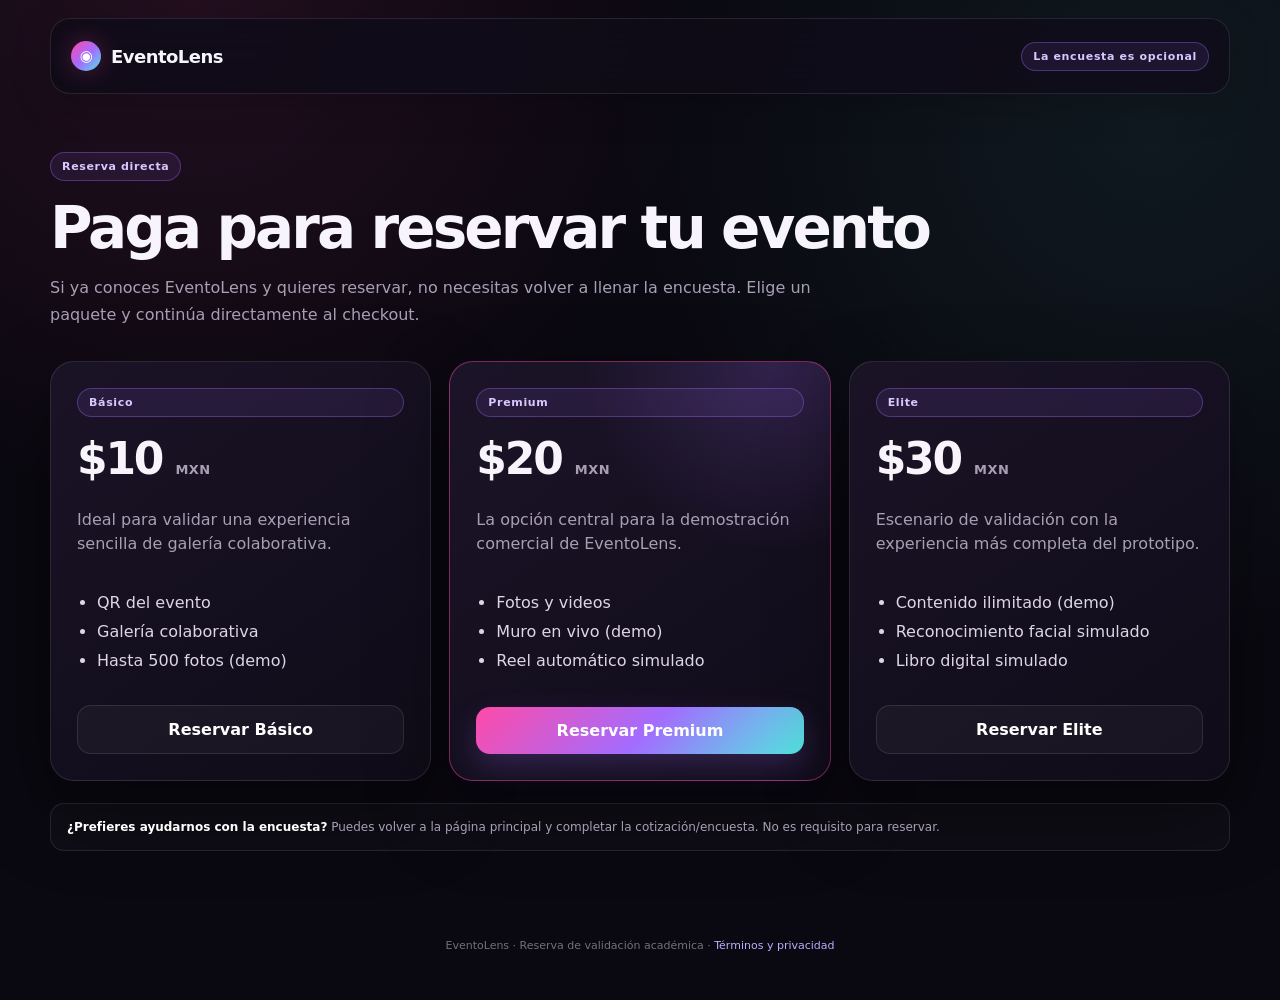
<file: reservar.html>
<!doctype html>
<html lang="es">
<head>
  <meta charset="utf-8">
  <meta name="viewport" content="width=device-width,initial-scale=1">
  <title>Pagar para reservar | EventoLens</title>
  <meta name="description" content="Reserva directa de EventoLens sin llenar la encuesta">
  <link rel="stylesheet" href="payment.css?v=2">
</head>
<body>
<div class="shell">
  <header class="topbar">
    <a class="brand" href="index.html"><span class="brand-mark">◉</span><span>EventoLens</span></a>
    <span class="pill">La encuesta es opcional</span>
  </header>

  <main class="reserve-hero">
    <span class="plan-badge">Reserva directa</span>
    <h1>Paga para reservar tu evento</h1>
    <p class="lead">Si ya conoces EventoLens y quieres reservar, no necesitas volver a llenar la encuesta. Elige un paquete y continúa directamente al checkout.</p>

    <div class="reserve-grid">
      <article class="reserve-card">
        <span class="reserve-tag">Básico</span>
        <div class="reserve-price">$10 <small>MXN</small></div>
        <p>Ideal para validar una experiencia sencilla de galería colaborativa.</p>
        <ul class="features"><li>QR del evento</li><li>Galería colaborativa</li><li>Hasta 500 fotos (demo)</li></ul>
        <a class="btn btn-secondary btn-block" href="checkout.html?plan=basic">Reservar Básico</a>
      </article>

      <article class="reserve-card featured">
        <span class="reserve-tag">Premium</span>
        <div class="reserve-price">$20 <small>MXN</small></div>
        <p>La opción central para la demostración comercial de EventoLens.</p>
        <ul class="features"><li>Fotos y videos</li><li>Muro en vivo (demo)</li><li>Reel automático simulado</li></ul>
        <a class="btn btn-primary btn-block" href="checkout.html?plan=premium">Reservar Premium</a>
      </article>

      <article class="reserve-card">
        <span class="reserve-tag">Elite</span>
        <div class="reserve-price">$30 <small>MXN</small></div>
        <p>Escenario de validación con la experiencia más completa del prototipo.</p>
        <ul class="features"><li>Contenido ilimitado (demo)</li><li>Reconocimiento facial simulado</li><li>Libro digital simulado</li></ul>
        <a class="btn btn-secondary btn-block" href="checkout.html?plan=elite">Reservar Elite</a>
      </article>
    </div>

    <div class="note reserve-note"><strong>¿Prefieres ayudarnos con la encuesta?</strong> Puedes volver a la página principal y completar la cotización/encuesta. No es requisito para reservar.</div>
  </main>

  <footer>EventoLens · Reserva de validación académica · <a href="legal.html">Términos y privacidad</a></footer>
</div>
</body>
</html>
</file>
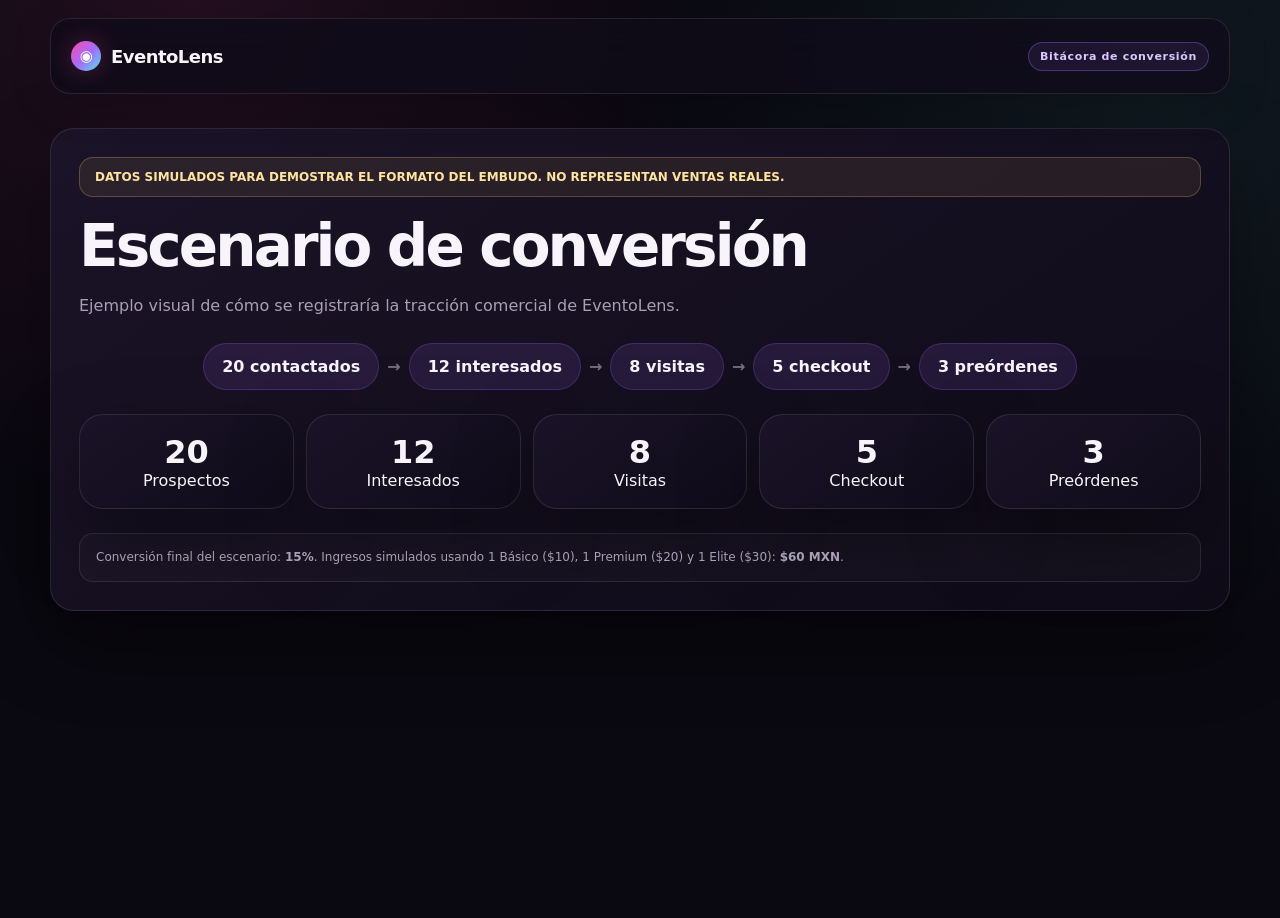
<file: traction-demo.html>
<!doctype html><html lang="es"><head><meta charset="utf-8"><meta name="viewport" content="width=device-width,initial-scale=1"><title>Embudo demo | EventoLens</title><link rel="stylesheet" href="payment.css?v=2"></head><body><div class="shell"><header class="topbar"><a class="brand" href="index.html"><span class="brand-mark">◉</span><span>EventoLens</span></a><span class="pill">Bitácora de conversión</span></header><main class="card"><div class="demo-banner">DATOS SIMULADOS PARA DEMOSTRAR EL FORMATO DEL EMBUDO. NO REPRESENTAN VENTAS REALES.</div><h1>Escenario de conversión</h1><p class="lead">Ejemplo visual de cómo se registraría la tracción comercial de EventoLens.</p><div class="funnel"><span class="funnel-step">20 contactados</span><span class="arrow">→</span><span class="funnel-step">12 interesados</span><span class="arrow">→</span><span class="funnel-step">8 visitas</span><span class="arrow">→</span><span class="funnel-step">5 checkout</span><span class="arrow">→</span><span class="funnel-step">3 preórdenes</span></div><div class="metrics"><div class="metric"><b>20</b><span>Prospectos</span></div><div class="metric"><b>12</b><span>Interesados</span></div><div class="metric"><b>8</b><span>Visitas</span></div><div class="metric"><b>5</b><span>Checkout</span></div><div class="metric"><b>3</b><span>Preórdenes</span></div></div><div class="note" style="margin-top:24px">Conversión final del escenario: <strong>15%</strong>. Ingresos simulados usando 1 Básico ($10), 1 Premium ($20) y 1 Elite ($30): <strong>$60 MXN</strong>.</div></main></div></body></html>
</file>
<file: styles.css>
:root {
  --bg:#0a0810; --bg2:#100c19; --panel:#15101f; --panel2:#1b1428;
  --text:#f7f4fb; --muted:#a89fb4; --line:rgba(255,255,255,.10);
  --pink:#ff4ba8; --purple:#a36cff; --cyan:#51e7e0; --lime:#d2ff72;
  --gradient:linear-gradient(135deg,#ff4ba8 0%,#a36cff 52%,#51e7e0 100%);
  --shadow:0 30px 80px rgba(0,0,0,.35); --radius:28px;
}
*{box-sizing:border-box}html{scroll-behavior:smooth}body{margin:0;background:var(--bg);color:var(--text);font-family:'DM Sans',sans-serif;overflow-x:hidden}a{color:inherit;text-decoration:none}button,select,input{font:inherit}.noise{position:fixed;inset:0;pointer-events:none;opacity:.035;z-index:99;background-image:url("data:image/svg+xml,%3Csvg viewBox='0 0 180 180' xmlns='http://www.w3.org/2000/svg'%3E%3Cfilter id='n'%3E%3CfeTurbulence type='fractalNoise' baseFrequency='.9' numOctaves='4' stitchTiles='stitch'/%3E%3C/filter%3E%3Crect width='100%25' height='100%25' filter='url(%23n)' opacity='.65'/%3E%3C/svg%3E")}.section{width:min(1180px,calc(100% - 44px));margin:auto;padding:112px 0}.topbar{position:fixed;z-index:50;top:14px;left:50%;transform:translateX(-50%);width:min(1180px,calc(100% - 28px));height:68px;padding:0 16px 0 20px;border:1px solid var(--line);background:rgba(10,8,16,.76);backdrop-filter:blur(18px);border-radius:20px;display:flex;align-items:center;justify-content:space-between;box-shadow:0 10px 40px rgba(0,0,0,.18)}.brand{display:flex;align-items:center;gap:10px;font-family:'Manrope',sans-serif;font-weight:800;letter-spacing:-.04em;font-size:18px}.brand>span:last-child>span{color:var(--pink)}.brand-mark{width:28px;height:28px;border-radius:50%;display:inline-grid;place-items:center;background:var(--gradient);box-shadow:0 0 24px rgba(255,75,168,.28)}.brand-mark:before{content:'';width:16px;height:16px;border:4px solid #0a0810;border-radius:50%}.brand-mark span{position:absolute;width:5px;height:5px;border-radius:50%;background:white}.brand-mark.tiny{width:18px;height:18px}.brand-mark.tiny:before{width:9px;height:9px;border-width:2px}.nav{display:flex;gap:28px;font-size:14px;color:#d4cedd}.nav a:hover{color:white}.btn{border:0;display:inline-flex;align-items:center;justify-content:center;gap:10px;padding:14px 20px;border-radius:14px;font-weight:700;cursor:pointer;transition:.25s transform,.25s background,.25s border}.btn:hover{transform:translateY(-2px)}.btn-small{font-size:13px;padding:11px 16px;background:#fff;color:#0a0810}.btn-primary{background:var(--gradient);color:white;box-shadow:0 10px 34px rgba(163,108,255,.24)}.btn-primary:hover{box-shadow:0 14px 40px rgba(163,108,255,.35)}.btn-ghost{border:1px solid var(--line);background:rgba(255,255,255,.035)}.menu-btn{display:none;border:0;background:none;color:white;font-size:24px}
.hero{min-height:790px;padding-top:155px;display:grid;grid-template-columns:1.05fr .95fr;gap:70px;align-items:center;position:relative}.hero:before{content:'';position:absolute;width:600px;height:600px;left:-420px;top:90px;border-radius:50%;background:rgba(163,108,255,.12);filter:blur(70px)}.eyebrow{display:flex;align-items:center;gap:9px;text-transform:uppercase;font-size:11px;font-weight:700;letter-spacing:.15em;color:#c6bdce;margin-bottom:19px}.dot{width:7px;height:7px;border-radius:50%;background:var(--pink);box-shadow:0 0 16px var(--pink)}h1,h2,h3{font-family:'Manrope',sans-serif;margin:0;letter-spacing:-.055em}h1{font-size:clamp(58px,6.5vw,88px);line-height:.95;font-weight:800}h1 span,h2 span{background:var(--gradient);-webkit-background-clip:text;background-clip:text;color:transparent}.hero-lead{max-width:650px;font-size:19px;line-height:1.65;color:#bdb4c7;margin:28px 0 30px}.hero-actions{display:flex;gap:12px;flex-wrap:wrap}.hero-trust{display:flex;gap:35px;margin-top:46px}.hero-trust div{display:flex;flex-direction:column;gap:4px}.hero-trust strong{font-family:'Manrope';font-size:20px}.hero-trust span{font-size:12px;color:var(--muted)}.hero-visual{position:relative;min-height:560px;display:grid;place-items:center}.phone-wrap{position:relative;z-index:2}.phone{width:280px;padding:9px;background:#17131d;border:1px solid rgba(255,255,255,.20);border-radius:40px;box-shadow:0 40px 90px rgba(0,0,0,.45),0 0 0 7px rgba(255,255,255,.025);position:relative;transform:rotate(3deg)}.phone video{width:100%;display:block;aspect-ratio:9/16;object-fit:cover;border-radius:32px;background:#000}.phone-speaker{position:absolute;z-index:3;width:82px;height:22px;border-radius:0 0 15px 15px;background:#17131d;left:50%;top:8px;transform:translateX(-50%)}.orb{position:absolute;border-radius:50%;filter:blur(8px)}.orb-one{width:310px;height:310px;background:rgba(255,75,168,.24);right:40px;top:65px}.orb-two{width:270px;height:270px;background:rgba(81,231,224,.18);left:60px;bottom:50px}.floating-card{position:absolute;z-index:4;display:flex;align-items:center;gap:10px;background:rgba(27,20,40,.88);border:1px solid rgba(255,255,255,.13);box-shadow:0 20px 50px rgba(0,0,0,.30);backdrop-filter:blur(15px);padding:12px 14px;border-radius:16px;min-width:210px}.floating-card b,.floating-card small{display:block}.floating-card b{font-size:12px}.floating-card small{font-size:10px;color:var(--muted);margin-top:3px}.card-live{left:-120px;top:95px}.card-ai{right:-145px;bottom:85px}.live-dot{width:11px;height:11px;background:#ff455c;border-radius:50%;box-shadow:0 0 0 5px rgba(255,69,92,.12)}.spark{font-size:22px;color:var(--cyan)}
.marquee{overflow:hidden;border-top:1px solid var(--line);border-bottom:1px solid var(--line);background:#0e0b15}.marquee-track{width:max-content;display:flex;align-items:center;gap:28px;padding:17px 0;animation:marquee 30s linear infinite;color:#7f768a;font-family:'Manrope';font-weight:700;font-size:12px;letter-spacing:.13em}.marquee-track i{font-style:normal;color:var(--pink)}@keyframes marquee{to{transform:translateX(-50%)}}
.section-heading{text-align:center;max-width:690px;margin:0 auto 54px}.section-heading.left{text-align:left;margin-left:0}.section-heading .eyebrow{justify-content:center}.section-heading.left .eyebrow{justify-content:flex-start}.section-heading h2,.experience h2,.live-wall h2,.final-cta h2{font-size:clamp(42px,5vw,66px);line-height:1.03}.section-heading p{color:var(--muted);line-height:1.7;font-size:17px}.steps{display:grid;grid-template-columns:repeat(4,1fr);gap:14px}.step{padding:28px 24px 26px;min-height:320px;border:1px solid var(--line);background:linear-gradient(180deg,rgba(255,255,255,.045),rgba(255,255,255,.018));border-radius:22px;position:relative;overflow:hidden}.step:after{content:'';position:absolute;width:130px;height:130px;border-radius:50%;background:rgba(163,108,255,.12);filter:blur(35px);right:-60px;bottom:-50px}.step-num{font-size:11px;color:#6f6879;letter-spacing:.1em}.step-icon{font-size:38px;margin:35px 0 45px;color:var(--pink)}.step h3{font-size:20px;letter-spacing:-.03em;margin-bottom:11px}.step p{color:var(--muted);font-size:14px;line-height:1.6;margin:0}
.experience{padding-top:80px}.experience-grid{display:grid;grid-template-columns:.9fr 1.1fr;gap:70px;align-items:center}.experience-copy>p{color:var(--muted);font-size:17px;line-height:1.75}.feature-list{list-style:none;padding:0;margin:35px 0 0}.feature-list li{display:flex;gap:14px;align-items:flex-start;padding:16px 0;border-bottom:1px solid var(--line)}.feature-list li>span{width:26px;height:26px;display:grid;place-items:center;border-radius:50%;background:rgba(81,231,224,.1);color:var(--cyan);font-size:12px}.feature-list b,.feature-list small{display:block}.feature-list b{font-size:14px}.feature-list small{color:var(--muted);margin-top:4px}.experience-board{border:1px solid var(--line);border-radius:28px;background:linear-gradient(145deg,#171020,#0e0b15);padding:24px;box-shadow:var(--shadow)}.board-top{display:flex;justify-content:space-between;font-size:10px;letter-spacing:.12em;color:#8d8498;margin-bottom:20px}.status{display:flex;align-items:center;gap:6px}.status i{width:7px;height:7px;border-radius:50%;background:var(--cyan);box-shadow:0 0 12px var(--cyan)}.board-main{display:grid;grid-template-columns:1.3fr .7fr;gap:12px}.metric{padding:21px;border:1px solid var(--line);background:rgba(255,255,255,.025);border-radius:18px;min-height:116px}.metric.big{grid-row:span 2}.metric span,.metric small{display:block;color:var(--muted);font-size:11px}.metric strong{display:block;font-family:'Manrope';font-size:28px;margin:16px 0 7px}.metric.big strong{font-size:35px;margin-top:33px}.moment-bars{padding:24px 8px 4px}.moment-bars div{display:grid;grid-template-columns:90px 1fr;gap:12px;align-items:center;margin:13px 0;font-size:11px;color:#958c9f}.moment-bars i{height:7px;width:var(--w);background:var(--gradient);border-radius:99px}
.live-wall{width:100%;max-width:none;padding:100px max(22px,calc((100vw - 1180px)/2));background:radial-gradient(circle at 15% 10%,rgba(255,75,168,.22),transparent 37%),linear-gradient(135deg,#251135,#101023 58%,#0a2023);overflow:hidden}.live-inner{display:grid;grid-template-columns:.9fr 1.1fr;gap:75px;align-items:center}.eyebrow.light{color:#ded6e6}.live-inner p{color:#c5bccd;max-width:540px;line-height:1.75;font-size:17px}.screen-mock{border:8px solid #282230;border-radius:18px;background:#08070b;padding:18px;box-shadow:0 40px 90px #0006;transform:perspective(900px) rotateY(-7deg)}.screen-head{display:flex;justify-content:space-between;align-items:center;color:#a9a2b0;font-size:10px;padding:0 0 14px}.screen-logo{display:flex;gap:8px;align-items:center;font-weight:800}.screen-grid{height:340px;display:grid;grid-template-columns:1.2fr .8fr .8fr;grid-template-rows:1fr 1fr;gap:7px}.ph{border-radius:8px;background-size:cover;background-position:center;position:relative;overflow:hidden;border:1px solid rgba(255,255,255,.06)}.ph:after{content:'';position:absolute;inset:0;background:linear-gradient(180deg,transparent 52%,rgba(0,0,0,.18))}.ph1{grid-row:span 2;background-position:center}.ph2{background-position:center 42%}.ph3{background-position:center}.ph4{background-position:center}.ph5{background-position:center}.sound-hint{position:absolute;left:50%;bottom:18px;transform:translateX(-50%);background:rgba(12,10,18,.82);color:#fff;border:1px solid rgba(255,255,255,.14);border-radius:999px;padding:10px 14px;font:700 11px "DM Sans";letter-spacing:.04em;cursor:pointer;backdrop-filter:blur(12px);box-shadow:0 12px 30px rgba(0,0,0,.28);transition:.2s}.sound-hint.hidden{opacity:0;pointer-events:none;transform:translateX(-50%) translateY(8px)}
.pricing{padding-bottom:70px}.pricing-grid{display:grid;grid-template-columns:repeat(3,1fr);gap:16px;align-items:stretch}.price-card{border:1px solid var(--line);background:linear-gradient(180deg,rgba(255,255,255,.04),rgba(255,255,255,.016));border-radius:24px;padding:28px;position:relative;display:flex;flex-direction:column}.price-card.featured{background:linear-gradient(180deg,rgba(163,108,255,.15),rgba(255,75,168,.055));border-color:rgba(163,108,255,.45);transform:translateY(-12px);box-shadow:0 30px 60px rgba(0,0,0,.24)}.popular{position:absolute;right:22px;top:18px;background:var(--gradient);padding:6px 10px;border-radius:99px;font-size:8px;font-weight:800;letter-spacing:.12em}.plan-top>span{font-size:11px;letter-spacing:.14em;color:#b7aec0;font-weight:700}.price{font-family:'Manrope';font-size:49px;font-weight:800;letter-spacing:-.06em;margin:20px 0}.price small{font-size:21px;vertical-align:top;margin-right:3px}.price em{font:700 10px 'DM Sans';color:var(--muted);letter-spacing:.1em}.plan-top p{color:var(--muted);min-height:68px;line-height:1.55;font-size:14px}.price-card ul{list-style:none;padding:18px 0;margin:10px 0 20px;border-top:1px solid var(--line);flex:1}.price-card li{font-size:13px;margin:14px 0}.price-card li.muted{color:#665e70}.plan-button{text-align:center;padding:13px;border:1px solid var(--line);border-radius:13px;font-weight:700;font-size:13px}.plan-button.bright{background:white;color:#111;border-color:white}
.simulator{padding-top:100px}.sim-grid{display:grid;grid-template-columns:1.15fr .85fr;gap:28px;align-items:start}.sim-controls{border:1px solid var(--line);background:#100d17;border-radius:26px;padding:30px}.control-block{padding:24px 0;border-bottom:1px solid var(--line)}.control-block:first-child{padding-top:0}.control-block:last-child{border-bottom:0;padding-bottom:0}.control-block>label,.label-row label{font-weight:700;font-size:14px}.label-row{display:flex;justify-content:space-between;gap:15px;align-items:center}.label-row strong{font-size:13px;color:var(--cyan)}.label-row small{color:var(--muted)}.select-wrap{margin-top:12px}.select-wrap select{width:100%;appearance:none;border:1px solid var(--line);background:#17121f;color:#fff;border-radius:13px;padding:14px 16px;outline:none}.select-wrap{position:relative}.select-wrap:after{content:'⌄';position:absolute;right:16px;top:12px;color:#8d8498;pointer-events:none}input[type=range]{width:100%;accent-color:var(--pink);margin-top:21px}.range-labels{display:flex;justify-content:space-between;color:#6d6577;font-size:10px}.plan-switcher{display:grid;grid-template-columns:repeat(3,1fr);gap:8px;margin-top:13px}.plan-option{color:white;background:#17121f;border:1px solid var(--line);border-radius:13px;padding:13px 8px;cursor:pointer}.plan-option span,.plan-option b{display:block}.plan-option span{font-size:11px;color:#aaa1b5}.plan-option b{margin-top:5px}.plan-option.active{background:linear-gradient(145deg,rgba(255,75,168,.19),rgba(163,108,255,.19));border-color:rgba(255,75,168,.55)}.recommend-btn{width:100%;margin-top:9px;border:0;background:transparent;color:#bcaeff;font-weight:700;font-size:12px;padding:10px;cursor:pointer}.recommendation{display:none;margin-top:8px;padding:11px 13px;background:rgba(81,231,224,.07);border:1px solid rgba(81,231,224,.15);border-radius:12px;color:#bcdedc;font-size:11px;line-height:1.5}.recommendation.show{display:block}.extras{display:grid;gap:9px;margin-top:14px}.extra{display:grid;grid-template-columns:20px 1fr auto;gap:12px;align-items:center;padding:13px;border:1px solid var(--line);border-radius:14px;cursor:pointer;transition:.2s}.extra:hover{border-color:rgba(255,255,255,.2);background:rgba(255,255,255,.02)}.extra input{display:none}.check{width:19px;height:19px;border:1px solid #5f5867;border-radius:6px}.extra input:checked+.check{background:var(--gradient);border:0;position:relative}.extra input:checked+.check:after{content:'✓';position:absolute;inset:0;display:grid;place-items:center;font-size:11px;font-weight:800}.extra b,.extra small{display:block}.extra b{font-size:12px}.extra small{color:var(--muted);font-size:10px;margin-top:3px}.extra>strong{font-size:11px;color:#d9d0e2}.quote-card{position:sticky;top:100px;border:1px solid rgba(163,108,255,.35);background:radial-gradient(circle at 80% 0%,rgba(163,108,255,.16),transparent 35%),#15101f;border-radius:26px;padding:28px;box-shadow:var(--shadow)}.quote-head{display:flex;justify-content:space-between;align-items:flex-start;padding-bottom:24px;border-bottom:1px solid var(--line)}.quote-head span{font-size:9px;color:#8e8499;letter-spacing:.12em}.quote-head h3{font-size:20px;margin-top:6px;letter-spacing:-.03em}.quote-badge{padding:6px 9px;border:1px solid rgba(255,255,255,.14);border-radius:99px}.quote-line,.extra-summary-line{display:flex;justify-content:space-between;padding:18px 0;font-size:13px;border-bottom:1px solid var(--line)}.extra-summary-line{padding:11px 0;font-size:11px;color:#b6adbe}.quote-total{display:flex;justify-content:space-between;align-items:flex-end;padding:25px 0}.quote-total span,.quote-total small{display:block}.quote-total span{font-weight:700}.quote-total small{color:var(--muted);font-size:9px;margin-top:5px}.quote-total strong{font:800 38px 'Manrope';letter-spacing:-.05em}.included{padding:15px;background:rgba(255,255,255,.025);border-radius:14px;margin-bottom:18px}.included span{display:block;color:#a8a0b1;font-size:10px;line-height:1.8}.included b{color:#fff}.quote-copy{width:100%}.fineprint{font-size:9px;line-height:1.5;color:#736b7d;margin:13px 2px 0}.assistant-section{padding-top:55px}.assistant-card{border:1px solid var(--line);background:linear-gradient(120deg,#16101f,#0f0c16);border-radius:28px;padding:42px;display:grid;grid-template-columns:60px 1fr 1fr;gap:28px;align-items:center}.assistant-icon{width:58px;height:58px;border-radius:18px;background:var(--gradient);display:grid;place-items:center;font-size:24px;box-shadow:0 15px 38px rgba(163,108,255,.25)}.assistant-card>div:nth-child(2)>span{font-size:10px;color:#9d93a8;letter-spacing:.14em}.assistant-card h2{font-size:28px;margin:9px 0 8px}.assistant-card p{color:var(--muted);font-size:13px;line-height:1.6;max-width:480px}.chat-preview{display:flex;flex-direction:column;gap:8px}.bubble{padding:12px 14px;border-radius:14px;font-size:11px;line-height:1.5}.user-bubble{background:#282131;align-self:flex-end;max-width:70%}.bot-bubble{background:linear-gradient(135deg,rgba(255,75,168,.13),rgba(81,231,224,.08));border:1px solid var(--line)}.bot-bubble b{color:#dec5ff}.final-cta{padding-top:60px}.cta-box{text-align:center;padding:85px 30px;border-radius:34px;background:radial-gradient(circle at 50% 0%,rgba(255,75,168,.24),transparent 42%),linear-gradient(145deg,#1a1026,#0d121b);border:1px solid var(--line);overflow:hidden}.cta-box .eyebrow{justify-content:center}.cta-box p{color:#bdb4c6;font-size:17px}.big-btn{margin-top:15px;padding:16px 26px}footer{width:min(1180px,calc(100% - 44px));margin:auto;padding:40px 0 55px;border-top:1px solid var(--line);display:grid;grid-template-columns:1fr 1fr 1fr auto;gap:30px;align-items:center}footer p,footer small{color:#766e80;font-size:11px}.footer-links{display:flex;gap:18px;color:#9e95a8;font-size:11px}.toast{position:fixed;z-index:100;left:50%;bottom:26px;transform:translate(-50%,20px);opacity:0;background:#fff;color:#111;border-radius:99px;padding:11px 18px;font-size:12px;font-weight:700;transition:.25s;pointer-events:none}.toast.show{opacity:1;transform:translate(-50%,0)}.reveal{opacity:0;transform:translateY(18px);transition:.7s ease}.reveal.visible{opacity:1;transform:none}
@media(max-width:980px){.nav{display:none}.topbar>.btn{display:none}.menu-btn{display:block}.topbar.menu-open{height:auto;min-height:68px;flex-wrap:wrap;padding-bottom:14px}.topbar.menu-open .nav{display:flex;width:100%;flex-direction:column;gap:0;padding:8px 0}.topbar.menu-open .nav a{padding:10px 0;border-top:1px solid var(--line)}.hero{grid-template-columns:1fr;text-align:center;gap:20px;padding-top:145px}.hero-copy .eyebrow,.hero-actions{justify-content:center}.hero-lead{margin-left:auto;margin-right:auto}.hero-trust{justify-content:center}.hero-visual{min-height:600px}.steps{grid-template-columns:1fr 1fr}.experience-grid,.live-inner,.sim-grid{grid-template-columns:1fr}.price-card.featured{transform:none}.quote-card{position:relative;top:auto}.assistant-card{grid-template-columns:55px 1fr}.chat-preview{grid-column:1/-1}.screen-mock{transform:none}.pricing-grid{grid-template-columns:1fr}.price-card{max-width:580px;width:100%;margin:auto}footer{grid-template-columns:1fr 1fr}.footer-links{justify-content:flex-end}}
@media(max-width:620px){.section{width:min(100% - 28px,1180px);padding:80px 0}.topbar{top:8px}.hero{padding-top:120px;min-height:0}.hero h1{font-size:53px}.hero-lead{font-size:16px}.hero-trust{gap:20px}.hero-trust strong{font-size:17px}.hero-trust span{font-size:10px}.hero-visual{min-height:540px}.phone{width:240px}.card-live{left:-55px;top:45px}.card-ai{right:-55px;bottom:68px}.floating-card{min-width:170px;padding:10px}.floating-card small{max-width:135px}.section-heading h2,.experience h2,.live-wall h2,.final-cta h2{font-size:40px}.steps{grid-template-columns:1fr}.step{min-height:265px}.step-icon{margin:25px 0 30px}.experience-grid{gap:45px}.board-main{grid-template-columns:1fr}.metric.big{grid-row:auto}.moment-bars div{grid-template-columns:75px 1fr}.live-wall{padding-left:14px;padding-right:14px}.screen-grid{height:240px;grid-template-columns:1.3fr 1fr}.ph3{display:none}.pricing{padding-top:80px}.sim-controls,.quote-card{padding:20px}.plan-switcher{gap:5px}.plan-option{padding:11px 5px}.extra{grid-template-columns:18px 1fr auto;padding:11px 9px;gap:8px}.extra>strong{font-size:10px}.assistant-card{padding:25px 20px;grid-template-columns:1fr}.assistant-icon{width:48px;height:48px}.chat-preview{grid-column:auto}.cta-box{padding:65px 15px}footer{grid-template-columns:1fr;text-align:center}.footer-links{justify-content:center}footer .brand{justify-content:center}.marquee-track{font-size:10px}.hero-actions .btn{width:100%}.sound-hint{bottom:10px;padding:8px 12px;font-size:10px}}
@media(prefers-reduced-motion:reduce){*{scroll-behavior:auto!important}.marquee-track{animation:none}.reveal{opacity:1;transform:none;transition:none}}
.game-promo{padding-top:55px}.game-promo-card{display:grid;grid-template-columns:1fr 1fr;gap:35px;align-items:center;border:1px solid var(--line);border-radius:30px;padding:42px;background:radial-gradient(circle at 78% 10%,rgba(81,231,224,.10),transparent 31%),radial-gradient(circle at 12% 90%,rgba(255,75,168,.13),transparent 34%),#100d17;overflow:hidden}.game-promo-copy h2{font:800 45px/1.03 'Manrope';letter-spacing:-.045em;margin:14px 0}.game-promo-copy h2 span{background:var(--gradient);background-clip:text;-webkit-background-clip:text;color:transparent}.game-promo-copy p{color:var(--muted);font-size:14px;line-height:1.7;max-width:540px;margin-bottom:22px}.game-promo-visual{position:relative;min-height:260px;border:1px solid var(--line);border-radius:22px;background:linear-gradient(145deg,#20102c,#0b1e26);overflow:hidden;box-shadow:0 30px 60px rgba(0,0,0,.3)}.game-promo-visual:before{content:'';position:absolute;inset:0;background:linear-gradient(transparent 70%,rgba(0,0,0,.35)),radial-gradient(circle at 25% 25%,rgba(255,75,168,.22),transparent 35%)}.runner-track{position:absolute;left:0;right:0;bottom:45px;height:4px;background:rgba(255,255,255,.16)}.runner-logo{position:absolute;left:22%;bottom:4px;width:54px;height:54px;border-radius:50%;background:conic-gradient(from 20deg,var(--cyan),var(--purple),var(--pink),var(--cyan));display:grid;place-items:center;box-shadow:0 0 25px rgba(163,108,255,.55)}.runner-logo:before{content:'';width:34px;height:34px;border-radius:50%;background:#0e0a15}.runner-logo i{position:absolute;width:10px;height:10px;border-radius:50%;background:#fff;left:16px;top:14px}.runner-obstacle{position:absolute;right:31%;bottom:4px;width:42px;height:58px;border-radius:7px;background:#2b2e40;border:1px solid rgba(255,255,255,.12)}.runner-obstacle:before{content:'';position:absolute;width:17px;height:17px;border:5px solid var(--purple);border-radius:50%;left:8px;top:20px}.runner-obstacle.second{right:9%;height:44px;background:#bd4e86}.runner-obstacle.second:before{border-color:#ffd36d;width:12px;height:12px;left:9px;top:11px}.runner-score{position:absolute;top:22px;left:24px}.runner-score span,.runner-score b{display:block}.runner-score span{font-size:8px;color:#958a9f;letter-spacing:.14em}.runner-score b{font:800 28px 'Manrope';margin-top:3px}.runner-ad{position:absolute;right:18px;top:18px;font-size:8px;letter-spacing:.12em;padding:7px 10px;border:1px solid rgba(255,255,255,.11);background:rgba(8,6,14,.45);border-radius:99px}.game-promo .btn{display:inline-flex}@media(max-width:980px){.game-promo-card{grid-template-columns:1fr}.game-promo-copy{text-align:center}.game-promo-copy .eyebrow{justify-content:center}.game-promo-copy p{margin-left:auto;margin-right:auto}.game-promo-visual{min-height:240px}}@media(max-width:620px){.game-promo-card{padding:22px}.game-promo-copy h2{font-size:36px}.game-promo-visual{min-height:210px}.runner-ad{font-size:7px}.runner-logo{left:18%}}

/* Cupón promocional del juego */
.coupon-input-row{display:grid;grid-template-columns:1fr auto;gap:8px;margin-top:12px}.coupon-input-row input{min-width:0;border:1px solid var(--line);background:#17121f;color:#fff;border-radius:13px;padding:13px 14px;text-transform:uppercase;outline:none;font:700 12px 'DM Sans';letter-spacing:.05em}.coupon-input-row input:focus{border-color:rgba(163,108,255,.7);box-shadow:0 0 0 3px rgba(163,108,255,.08)}.coupon-input-row button{border:0;border-radius:13px;padding:0 16px;background:linear-gradient(120deg,var(--pink),var(--purple));color:#fff;font-weight:700;cursor:pointer}.coupon-status{min-height:18px;margin-top:8px;font-size:10px;line-height:1.5;color:#8e8499}.coupon-status.ok{color:#9de7c8}.coupon-status.error{color:#ff9dbf}.play-coupon-link{display:inline-block;margin-top:6px;font-size:10px;color:#c9b4ff;text-decoration:none;font-weight:700}.discount-line{display:flex;justify-content:space-between;padding:13px 0;border-bottom:1px solid var(--line);font-size:12px;color:#b8e7d4}.discount-line b{color:#ffd45c;margin-left:4px}.discount-line strong{color:#9de7c8}.discount-line.hidden{display:none}
@media(max-width:620px){.coupon-input-row{grid-template-columns:1fr auto}.coupon-input-row input{padding:12px}.coupon-input-row button{padding:0 13px}}


/* ===== Fake Door / Experimento comercial ===== */
.reserve-btn{width:100%;margin-top:10px;border:1px solid rgba(255,75,168,.42);background:linear-gradient(120deg,rgba(255,75,168,.16),rgba(163,108,255,.18));color:#fff;justify-content:center;cursor:pointer}.reserve-btn:hover{border-color:rgba(255,75,168,.8);transform:translateY(-1px)}.reserve-note{text-align:center;margin:9px 0 0;color:#8e8499;font-size:9px}.fake-door-modal{position:fixed;inset:0;z-index:1000;display:none;place-items:center;padding:22px}.fake-door-modal.open{display:grid}.fake-door-backdrop{position:absolute;inset:0;background:rgba(5,4,9,.82);backdrop-filter:blur(12px)}.fake-door-dialog{position:relative;z-index:1;width:min(720px,100%);max-height:min(90vh,860px);overflow:auto;border:1px solid rgba(255,255,255,.12);border-radius:28px;background:radial-gradient(circle at 20% 0%,rgba(255,75,168,.17),transparent 31%),radial-gradient(circle at 100% 100%,rgba(81,231,224,.10),transparent 35%),#110d18;box-shadow:0 40px 110px rgba(0,0,0,.58);padding:36px}.modal-close{position:absolute;right:18px;top:15px;width:38px;height:38px;border-radius:50%;border:1px solid rgba(255,255,255,.12);background:rgba(255,255,255,.04);color:#fff;font-size:24px;cursor:pointer}.fake-door-intro{text-align:center;padding:10px 20px 4px}.launch-pill{display:inline-flex;padding:7px 11px;border-radius:999px;background:rgba(255,75,168,.12);border:1px solid rgba(255,75,168,.28);color:#ffc5df;font-size:9px;font-weight:800;letter-spacing:.15em}.modal-brand{display:flex;align-items:center;justify-content:center;gap:9px;margin:26px 0 18px;font:800 13px 'Manrope';letter-spacing:.04em}.modal-brand>span:last-child>span{color:#be92ff}.fake-door-intro h2,.survey-success h2{font:800 clamp(30px,5vw,46px)/1.04 'Manrope';letter-spacing:-.045em;max-width:620px;margin:0 auto 14px}.fake-door-intro>p,.survey-success>p{color:#b7aebe;line-height:1.7;font-size:14px;max-width:590px;margin:0 auto}.launch-offer{margin:24px auto;padding:20px;border:1px solid rgba(163,108,255,.25);border-radius:18px;background:linear-gradient(135deg,rgba(255,75,168,.08),rgba(81,231,224,.05));max-width:520px}.launch-offer strong,.launch-offer span{display:block}.launch-offer strong{font:800 28px 'Manrope';background:var(--gradient);-webkit-background-clip:text;background-clip:text;color:transparent}.launch-offer span{font-size:11px;color:#a89fae;margin-top:5px}.modal-primary{display:flex;width:100%;max-width:520px;justify-content:center;margin:16px auto 8px;cursor:pointer}.fake-door-intro>small{display:block;color:#716a79;font-size:9px}.hidden{display:none!important}.modal-open{overflow:hidden}.survey-progress{display:flex;justify-content:space-between;gap:18px;padding:2px 0 18px;border-bottom:1px solid var(--line)}.survey-progress span{color:#9b91a4;font-size:9px;letter-spacing:.14em}.survey-progress b{font-size:11px}.survey-summary{margin:18px 0 8px;padding:14px 16px;border-radius:14px;background:rgba(255,255,255,.035);border:1px solid var(--line)}.survey-summary b,.survey-summary span{display:block}.survey-summary b{font-size:13px}.survey-summary span{font-size:10px;color:#958b9f;margin-top:4px}.experiment-form{padding-top:6px}.form-grid{display:grid;gap:12px}.two-cols{grid-template-columns:1fr 1fr}.field{display:block;margin-top:16px}.field>span{display:block;font-size:11px;font-weight:700;margin-bottom:8px;color:#d8d0df}.field em{font-style:normal;color:#786f82;font-weight:500;font-size:9px}.field input,.field select,.field textarea{width:100%;border:1px solid var(--line);background:#17121f;color:#fff;border-radius:13px;padding:13px 14px;outline:none;font:500 12px 'DM Sans'}.field textarea{resize:vertical;min-height:82px}.field input:focus,.field select:focus,.field textarea:focus{border-color:rgba(163,108,255,.72);box-shadow:0 0 0 3px rgba(163,108,255,.08)}.field-group{border:0;padding:0;margin:20px 0 0}.field-group legend{font-size:11px;font-weight:700;color:#d8d0df;margin-bottom:10px}.choice-grid{display:grid;gap:8px}.choice-grid.five{grid-template-columns:repeat(5,1fr)}.choice-grid label{cursor:pointer}.choice-grid input{display:none}.choice-grid label>span{display:grid;place-items:center;min-height:66px;border:1px solid var(--line);border-radius:13px;background:#17121f;font:800 18px 'Manrope';transition:.2s}.choice-grid label>span small{font:500 8px 'DM Sans';color:#867d90;margin-top:2px}.choice-grid input:checked+span{border-color:rgba(255,75,168,.75);background:linear-gradient(145deg,rgba(255,75,168,.18),rgba(163,108,255,.16));box-shadow:0 0 0 3px rgba(255,75,168,.06)}.consent-line{display:flex;gap:9px;align-items:flex-start;margin:18px 0;color:#998fa2;font-size:9px;line-height:1.5}.consent-line input{margin-top:2px;accent-color:var(--pink)}.consent-line b{color:#c7bdce}.form-privacy{text-align:center;color:#6f6777;font-size:9px;line-height:1.5}.survey-success{text-align:center;padding:24px 10px 10px}.success-icon{width:62px;height:62px;border-radius:50%;margin:0 auto 18px;display:grid;place-items:center;font-size:28px;font-weight:800;background:linear-gradient(135deg,#75e5c7,#6bc8ff);color:#071410;box-shadow:0 15px 38px rgba(81,231,224,.18)}.survey-success .eyebrow{justify-content:center;margin-bottom:16px}.launch-code{display:block;margin:25px auto 7px;padding:14px 24px;border:1px dashed rgba(255,212,92,.55);border-radius:14px;background:rgba(255,212,92,.07);color:#ffd45c;font:800 25px 'Manrope';letter-spacing:.12em;cursor:pointer}.success-help{display:block;color:#817888;font-size:9px}.admin-status{position:fixed;z-index:1200;right:12px;bottom:12px;padding:9px 12px;border-radius:999px;background:#0b0910;color:#fff;border:1px solid rgba(255,255,255,.15);font-size:9px;box-shadow:0 12px 30px rgba(0,0,0,.4)}
@media(max-width:620px){.fake-door-modal{padding:8px}.fake-door-dialog{border-radius:20px;padding:24px 16px;max-height:96vh}.fake-door-intro{padding:12px 2px 2px}.fake-door-intro h2,.survey-success h2{font-size:31px}.two-cols{grid-template-columns:1fr}.choice-grid.five{grid-template-columns:repeat(5,minmax(0,1fr));gap:5px}.choice-grid label>span{min-height:58px;font-size:16px;border-radius:10px}.choice-grid label>span small{font-size:7px}.modal-close{right:10px;top:9px}.launch-offer strong{font-size:24px}.survey-progress{padding-right:40px}}
</file>
<file: payment.css>
:root{
  --bg:#0a0810;--bg2:#100c19;--panel:#15101f;--panel2:#1b1428;
  --text:#f7f4fb;--muted:#a89fb4;--line:rgba(255,255,255,.10);
  --pink:#ff4ba8;--purple:#a36cff;--cyan:#51e7e0;--lime:#d2ff72;
  --gradient:linear-gradient(135deg,#ff4ba8 0%,#a36cff 52%,#51e7e0 100%);
  --shadow:0 30px 80px rgba(0,0,0,.35);--success:#75e5c7;--warning:#ffd36d;--danger:#ff7fa8
}
*{box-sizing:border-box}html{scroll-behavior:smooth}body{margin:0;background:
radial-gradient(circle at 15% 0%,rgba(255,75,168,.10),transparent 32rem),
radial-gradient(circle at 90% 12%,rgba(81,231,224,.08),transparent 34rem),
var(--bg);color:var(--text);font-family:'DM Sans',Inter,system-ui,-apple-system,BlinkMacSystemFont,"Segoe UI",sans-serif;min-height:100vh}
a{color:inherit;text-decoration:none}.shell{width:min(1180px,calc(100% - 36px));margin:auto}
.topbar{min-height:76px;margin:18px 0 34px;padding:0 20px;border:1px solid var(--line);background:rgba(16,12,25,.86);backdrop-filter:blur(18px);border-radius:20px;display:flex;align-items:center;justify-content:space-between;gap:18px;box-shadow:0 10px 40px rgba(0,0,0,.18)}
.brand{display:flex;align-items:center;gap:10px;font-weight:900;letter-spacing:-.03em;font-size:18px}.brand span:last-child{color:var(--text)}.brand span:last-child::first-letter{color:inherit}.brand-mark{width:30px;height:30px;border-radius:50%;display:grid;place-items:center;background:var(--gradient);color:white;box-shadow:0 0 24px rgba(255,75,168,.28);font-size:15px}.pill,.plan-badge,.reserve-tag{display:inline-flex;align-items:center;border:1px solid rgba(163,108,255,.35);background:rgba(163,108,255,.10);color:#d9c8ff;padding:7px 11px;border-radius:999px;font-size:11px;font-weight:800;letter-spacing:.06em}
.reserve-hero{padding:24px 0 60px}.reserve-hero>h1,.card h1,.status-card h1{font-size:clamp(34px,5vw,58px);line-height:1.02;letter-spacing:-.05em;margin:18px 0 14px}.lead{color:var(--muted);font-size:16px;line-height:1.7;max-width:780px}.reserve-grid{display:grid;grid-template-columns:repeat(3,1fr);gap:18px;margin-top:32px}.reserve-card,.card,.feature-box,.metric,.upload-box{border:1px solid var(--line);background:linear-gradient(145deg,rgba(27,20,40,.96),rgba(16,12,25,.96));border-radius:24px;box-shadow:var(--shadow)}.reserve-card{padding:26px;display:flex;flex-direction:column;min-height:420px}.reserve-card.featured{border-color:rgba(255,75,168,.45);background:radial-gradient(circle at 85% 0%,rgba(163,108,255,.18),transparent 36%),linear-gradient(145deg,#1b1428,#100c19)}.reserve-price{font-size:44px;font-weight:900;letter-spacing:-.05em;margin:16px 0 8px}.reserve-price small,.price small{font-size:13px;color:var(--muted);letter-spacing:.04em}.reserve-card p{color:var(--muted);line-height:1.55}.features{padding-left:20px;color:#ddd6e5;line-height:1.8;margin-bottom:24px}.reserve-card .btn{margin-top:auto}.btn{border:1px solid var(--line);border-radius:14px;padding:14px 18px;font:inherit;font-weight:800;cursor:pointer;display:inline-flex;align-items:center;justify-content:center;gap:8px;transition:.2s transform,.2s border,.2s filter}.btn:hover{transform:translateY(-1px);filter:brightness(1.06)}.btn-primary{background:var(--gradient);border:0;color:#fff;box-shadow:0 12px 30px rgba(163,108,255,.22)}.btn-secondary{background:rgba(255,255,255,.035);color:#fff}.btn-block{width:100%}.btn:disabled{opacity:.55;cursor:not-allowed;transform:none}.note{padding:14px 16px;border:1px solid var(--line);border-radius:14px;background:rgba(255,255,255,.025);color:var(--muted);font-size:12px;line-height:1.55}.reserve-note{margin-top:22px}.reserve-note strong{color:#fff}
.grid{display:grid;grid-template-columns:1fr 1fr;gap:22px;align-items:start;padding-bottom:50px}.card{padding:28px}.price{font-size:48px;font-weight:900;letter-spacing:-.05em;margin:18px 0}.field{margin-bottom:16px}.field label{display:block;margin-bottom:7px;font-size:12px;font-weight:800;color:#ddd6e5}.field input,.field select{width:100%;border:1px solid var(--line);background:#17121f;color:#fff;border-radius:13px;padding:14px;outline:none;font:inherit}.field input:focus,.field select:focus{border-color:rgba(163,108,255,.75);box-shadow:0 0 0 3px rgba(163,108,255,.09)}.check{display:grid;grid-template-columns:20px 1fr;gap:10px;align-items:start;color:var(--muted);font-size:12px;line-height:1.5;margin:14px 0}.check input{width:18px;height:18px;accent-color:var(--pink);margin-top:1px}.check a{color:#d9c8ff;text-decoration:underline}
.status-wrap{min-height:65vh;display:grid;place-items:center;padding:30px 0}.status-card{max-width:720px;text-align:center;margin:auto}.status-icon{width:82px;height:82px;border-radius:50%;display:grid;place-items:center;margin:0 auto 18px;font-size:38px;background:rgba(117,229,199,.12);color:var(--success);border:1px solid rgba(117,229,199,.25)}.status-icon.pending{background:rgba(255,211,109,.10);color:var(--warning)}.status-icon.failure{background:rgba(255,127,168,.10);color:var(--danger)}.qr{width:280px;max-width:100%;aspect-ratio:1;background:#fff;padding:12px;border-radius:20px;margin:18px auto;display:block}.receipt{margin:22px auto;text-align:left;max-width:520px;border-top:1px solid var(--line)}.receipt-row{display:flex;justify-content:space-between;gap:20px;padding:11px 0;border-bottom:1px solid var(--line)}.receipt-row span:first-child{color:var(--muted)}
.demo-banner{padding:12px 15px;background:rgba(255,211,109,.08);border:1px solid rgba(255,211,109,.24);border-radius:14px;color:#ffe3a0;font-size:12px;font-weight:750;margin-bottom:20px}.event-hero{background:radial-gradient(circle at 80% 0%,rgba(81,231,224,.18),transparent 30%),linear-gradient(135deg,#251036,#111723);border:1px solid var(--line);border-radius:28px;padding:36px;box-shadow:var(--shadow)}.event-hero p{color:#c9c0d2}.feature-grid{display:grid;grid-template-columns:repeat(3,1fr);gap:14px;margin:20px 0}.feature-box{padding:18px}.gallery{display:grid;grid-template-columns:repeat(4,1fr);gap:10px}.gallery-card{aspect-ratio:1;background:linear-gradient(145deg,#2b1b3b,#11303c);border:1px solid var(--line);border-radius:16px;display:grid;place-items:center;color:#b8aec3;font-weight:800;overflow:hidden}.gallery-card img{width:100%;height:100%;object-fit:cover}.upload-box{padding:30px;text-align:center}.upload-box input{max-width:100%}
.metrics{display:grid;grid-template-columns:repeat(5,1fr);gap:12px}.metric{padding:18px;text-align:center}.metric b{font-size:2rem;display:block}.funnel{display:flex;align-items:center;justify-content:center;flex-wrap:wrap;gap:8px;margin:24px 0}.funnel-step{padding:13px 18px;border-radius:999px;background:rgba(163,108,255,.12);border:1px solid rgba(163,108,255,.22);font-weight:850}.arrow{color:#776e80;font-weight:900}
footer{padding:28px 0 48px;color:#766e80;font-size:11px;text-align:center}footer a{color:#bcaeff}
@media(max-width:900px){.reserve-grid,.grid{grid-template-columns:1fr}.feature-grid{grid-template-columns:1fr}.metrics{grid-template-columns:1fr 1fr}.gallery{grid-template-columns:repeat(2,1fr)}}
@media(max-width:620px){.shell{width:min(100% - 20px,1180px)}.topbar{margin-top:8px;padding:12px 14px;min-height:64px}.topbar .pill{display:none}.reserve-hero>h1,.card h1,.status-card h1{font-size:36px}.reserve-card,.card{padding:20px}.reserve-grid{gap:12px}.feature-grid{grid-template-columns:1fr}.metrics{grid-template-columns:1fr}.gallery{grid-template-columns:1fr 1fr}}


/* ===== Mercado Pago Card Payment Brick ===== */
.payment-section{margin-top:24px;padding-top:22px;border-top:1px solid var(--line)}
.payment-section h2{font-size:22px;margin:0 0 6px}
.small-lead{font-size:13px;margin-top:0}
.brick-wrap{margin-top:14px;padding:14px;background:#fff;border-radius:18px;min-height:250px;overflow:hidden}
#cardPaymentBrick_container{min-height:220px}
#brickStatus{margin-bottom:12px}
.ok-note{border-color:rgba(117,229,199,.28)!important;color:#b7f4df!important;background:rgba(117,229,199,.06)!important}
.error-note{border-color:rgba(255,127,168,.28)!important;color:#ffc0d3!important;background:rgba(255,127,168,.06)!important}
.payment-note{margin-top:14px}
@media(max-width:620px){.brick-wrap{padding:8px;border-radius:14px}}
</file>
<file: game.css>
:root{
  --bg:#090710;--panel:#120d19;--panel2:#181020;--line:rgba(255,255,255,.11);
  --text:#f8f5fb;--muted:#a89eaf;--pink:#ff4ba8;--purple:#a36cff;--cyan:#51e7e0;--gold:#ffd45c;
  --gradient:linear-gradient(120deg,var(--pink),var(--purple) 55%,var(--cyan));
}
*{box-sizing:border-box}
html,body{margin:0;width:100%;height:100%;overflow:hidden;background:var(--bg)}
body{color:var(--text);font-family:'DM Sans',sans-serif;-webkit-tap-highlight-color:transparent;overscroll-behavior:none}
a{color:inherit}
button,a{font:inherit}
.game-app{width:100%;height:100dvh;min-height:100svh;padding:max(10px,env(safe-area-inset-top)) max(10px,env(safe-area-inset-right)) max(10px,env(safe-area-inset-bottom)) max(10px,env(safe-area-inset-left));display:grid;place-items:center;background:radial-gradient(circle at 8% 0%,rgba(194,50,142,.27),transparent 32%),radial-gradient(circle at 100% 80%,rgba(33,151,181,.18),transparent 30%),#090710}
.game-frame{width:min(1400px,100%);height:100%;display:grid;grid-template-rows:auto auto minmax(0,1fr) auto;gap:10px;border:1px solid var(--line);border-radius:24px;padding:12px;background:linear-gradient(155deg,rgba(255,255,255,.045),rgba(255,255,255,.015));box-shadow:0 25px 80px rgba(0,0,0,.45);backdrop-filter:blur(16px);overflow:hidden}
.game-topbar{min-height:52px;display:flex;align-items:center;justify-content:space-between;gap:14px;padding:0 4px}
.brand{display:flex;align-items:center;gap:9px;text-decoration:none;font:800 12px 'Manrope';letter-spacing:.08em;white-space:nowrap}
.brand>span:last-child>span{color:#d2bdff}.brand-mark{position:relative;width:28px;height:28px;border-radius:50%;background:conic-gradient(from 25deg,var(--cyan),var(--purple),var(--pink),var(--cyan));display:grid;place-items:center;box-shadow:0 0 20px rgba(163,108,255,.44)}.brand-mark:before{content:'';width:18px;height:18px;border-radius:50%;background:#090710}.brand-mark span{position:absolute;width:7px;height:7px;border-radius:50%;background:white;box-shadow:0 0 9px white}
.game-stats{display:flex;align-items:center;gap:18px}.game-stats>div{min-width:68px;display:grid;gap:2px;text-align:right}.game-stats span{font-size:8px;color:#8e8495;letter-spacing:.13em}.game-stats strong{font:800 18px 'Manrope';letter-spacing:.04em}.game-stats>div:nth-child(2) strong{color:var(--gold)}
.icon-btn{width:38px;height:38px;border-radius:12px;border:1px solid var(--line);background:#17111f;color:#fff;cursor:pointer}
.ad-strip{min-height:46px;display:grid;grid-template-columns:auto minmax(0,1fr) auto;gap:12px;align-items:center;padding:8px 11px;border:1px solid var(--line);border-radius:13px;background:linear-gradient(90deg,rgba(255,75,168,.12),rgba(163,108,255,.10),rgba(81,231,224,.08));overflow:hidden}.ad-pill{font-size:8px;font-weight:800;letter-spacing:.13em;background:var(--gradient);padding:6px 9px;border-radius:99px}.ad-copy{min-width:0;font-size:12px;color:#ddd6e4;white-space:nowrap;overflow:hidden;text-overflow:ellipsis}.ad-strip a{font-size:11px;font-weight:700;text-decoration:none;white-space:nowrap}
.canvas-wrap{position:relative;min-height:0;width:100%;height:100%;overflow:hidden;border-radius:18px;background:#0c0911;border:1px solid rgba(255,255,255,.07)}#gameCanvas{width:100%;height:100%;display:block;touch-action:none}
.start-overlay,.gameover-overlay{position:absolute;inset:0;z-index:5;display:grid;place-items:center;padding:14px;background:linear-gradient(180deg,rgba(7,5,12,.25),rgba(7,5,12,.80));backdrop-filter:blur(4px);overflow:auto}.hidden{display:none!important}
.start-card{width:min(560px,92%);text-align:center;padding:clamp(18px,3vh,30px);border:1px solid rgba(255,255,255,.12);border-radius:24px;background:radial-gradient(circle at 80% 0%,rgba(163,108,255,.18),transparent 36%),rgba(15,11,22,.92);box-shadow:0 24px 70px rgba(0,0,0,.48)}.start-logo{position:relative;width:64px;height:64px;margin:0 auto 14px;border-radius:50%;background:conic-gradient(from 20deg,var(--cyan),var(--purple),var(--pink),var(--cyan));display:grid;place-items:center;box-shadow:0 0 40px rgba(163,108,255,.45)}.start-logo:before{content:'';width:40px;height:40px;border-radius:50%;background:#0c0912}.start-logo span{position:absolute;width:13px;height:13px;border-radius:50%;background:white;box-shadow:0 0 12px white}.mini-label{font-size:9px;letter-spacing:.16em;font-weight:800;color:#c9bfd1}.start-card h1{font:800 clamp(28px,5vw,50px)/1 'Manrope';letter-spacing:-.045em;margin:10px 0}.start-card h1 span{background:var(--gradient);background-clip:text;-webkit-background-clip:text;color:transparent}.start-card p{max-width:470px;margin:0 auto 18px;color:var(--muted);font-size:13px;line-height:1.55}
.primary-btn,.secondary-btn{display:inline-flex;align-items:center;justify-content:center;border-radius:13px;padding:12px 17px;border:0;text-decoration:none;font-weight:700;font-size:12px;cursor:pointer}.primary-btn{color:#fff;background:linear-gradient(120deg,var(--pink),var(--purple));box-shadow:0 12px 28px rgba(163,108,255,.24)}.secondary-btn{color:#fff;background:#1b1423;border:1px solid var(--line)}
.gameover-card{width:min(650px,96%);max-height:calc(100% - 8px);overflow:auto;scrollbar-width:thin;text-align:center;padding:clamp(16px,2.6vh,26px);border:1px solid rgba(255,255,255,.13);border-radius:22px;background:radial-gradient(circle at 80% 0%,rgba(163,108,255,.18),transparent 35%),#110d18;box-shadow:0 30px 70px rgba(0,0,0,.52)}.gameover-badge{display:inline-block;padding:6px 9px;border-radius:99px;background:rgba(255,75,168,.12);border:1px solid rgba(255,75,168,.33);font-size:8px;letter-spacing:.16em;font-weight:800;color:#ffc7e5}.gameover-card h2{font:800 clamp(24px,4vw,34px) 'Manrope';margin:12px 0 4px;letter-spacing:-.035em}.gameover-summary{margin:0 0 14px;color:#a99fae;font-size:13px}.gameover-summary strong{color:#fff}.result-grid{display:grid;grid-template-columns:repeat(3,1fr);gap:8px;margin-bottom:12px}.result-grid>div{padding:12px 8px;border:1px solid var(--line);border-radius:13px;background:rgba(255,255,255,.018)}.result-grid span{display:block;color:#817687;font-size:8px;margin-bottom:5px}.result-grid b{font:800 22px 'Manrope'}.result-grid>div:nth-child(2) b{color:var(--gold)}
.coupon-card{display:grid;grid-template-columns:1fr auto;gap:12px;align-items:center;text-align:left;padding:14px;border:1px solid rgba(255,212,92,.30);border-radius:15px;background:linear-gradient(100deg,rgba(255,212,92,.10),rgba(255,75,168,.07),rgba(81,231,224,.06));margin:10px 0}.coupon-card>div>span{display:block;font-size:8px;letter-spacing:.14em;color:#d1c59f;font-weight:700}.coupon-card>div>strong{display:block;font:800 18px 'Manrope';margin:4px 0 2px}.coupon-card>div>small{display:block;color:#998f9f;font-size:9px}.coupon-code{min-width:114px;border:1px dashed rgba(255,212,92,.55);border-radius:12px;background:#17121d;color:#fff;padding:10px 12px;cursor:pointer}.coupon-code b,.coupon-code span{display:block}.coupon-code b{color:var(--gold);font:800 16px 'Manrope';letter-spacing:.08em}.coupon-code span{margin-top:3px;color:#8f8494;font-size:8px}.gameover-actions{display:grid;grid-template-columns:1fr 1.25fr;gap:9px;margin-top:11px}.coupon-note{display:block;margin-top:9px;color:#6f6675;font-size:8px;line-height:1.45}
.game-help{min-height:30px;display:flex;align-items:center;justify-content:center;gap:22px;color:#7e7585;font-size:9px}.game-help b{color:#c9c0cf}.help-ad{color:#9a8ca2}.toast{position:fixed;left:50%;bottom:max(22px,env(safe-area-inset-bottom));z-index:20;transform:translate(-50%,15px);opacity:0;pointer-events:none;padding:9px 15px;border-radius:999px;background:#fff;color:#111;font-weight:700;font-size:11px;transition:.2s}.toast.show{opacity:1;transform:translate(-50%,0)}
@media(max-width:720px){.game-app{padding:6px}.game-frame{border-radius:16px;padding:7px;gap:7px}.game-topbar{min-height:46px}.brand{font-size:10px}.brand-mark{width:24px;height:24px}.brand-mark:before{width:15px;height:15px}.brand-mark span{width:6px;height:6px}.game-stats{gap:9px}.game-stats>div{min-width:49px}.game-stats span{font-size:7px}.game-stats strong{font-size:15px}.best-stat{display:none!important}.icon-btn{width:34px;height:34px}.ad-strip{min-height:40px;gap:8px;padding:7px 8px}.ad-pill{font-size:7px;padding:5px 7px}.ad-copy{font-size:10px}.ad-strip a{font-size:9px}.canvas-wrap{border-radius:13px}.game-help{gap:13px;font-size:8px}.help-ad{display:none}.start-card{width:min(490px,96%);padding:18px}.start-logo{width:52px;height:52px}.start-logo:before{width:33px;height:33px}.start-logo span{width:11px;height:11px}.start-card p{font-size:11px}.gameover-overlay{padding:8px}.gameover-card{width:98%;padding:14px}.gameover-card h2{margin:9px 0 3px}.gameover-summary{font-size:11px;margin-bottom:10px}.result-grid>div{padding:9px 5px}.result-grid b{font-size:18px}.coupon-card{padding:11px}.coupon-card>div>strong{font-size:15px}.coupon-code{min-width:96px;padding:8px}.coupon-code b{font-size:13px}.primary-btn,.secondary-btn{padding:10px 12px;font-size:10px}}
@media(max-width:430px){.game-frame{grid-template-rows:auto auto minmax(0,1fr) auto}.brand>span:last-child{font-size:9px}.game-stats>div{min-width:43px}.game-stats strong{font-size:14px}.ad-copy{font-size:9px}.ad-strip a{display:none}.start-card h1{font-size:28px}.start-card p{max-width:300px}.result-grid{gap:5px}.result-grid span{font-size:7px}.coupon-card{grid-template-columns:1fr}.coupon-code{width:100%}.gameover-actions{grid-template-columns:1fr}.coupon-note{display:none}.game-help{justify-content:space-between;padding:0 4px;gap:8px}}
@media(max-height:650px){.game-frame{gap:6px;padding:7px}.game-topbar{min-height:38px}.ad-strip{min-height:36px;padding-top:5px;padding-bottom:5px}.game-help{min-height:22px}.start-logo{width:48px;height:48px;margin-bottom:9px}.start-logo:before{width:30px;height:30px}.start-card{padding:14px}.start-card h1{margin:7px 0;font-size:30px}.start-card p{font-size:10px;margin-bottom:11px}.gameover-card{padding:11px}.gameover-card h2{font-size:22px;margin:7px 0 2px}.gameover-summary{font-size:10px;margin-bottom:7px}.result-grid{margin-bottom:7px}.result-grid>div{padding:7px}.result-grid b{font-size:16px}.coupon-card{margin:7px 0;padding:9px}.coupon-card>div>strong{font-size:14px}.gameover-actions{margin-top:7px}.coupon-note{margin-top:5px}.primary-btn,.secondary-btn{padding:9px 11px}}
</file>
